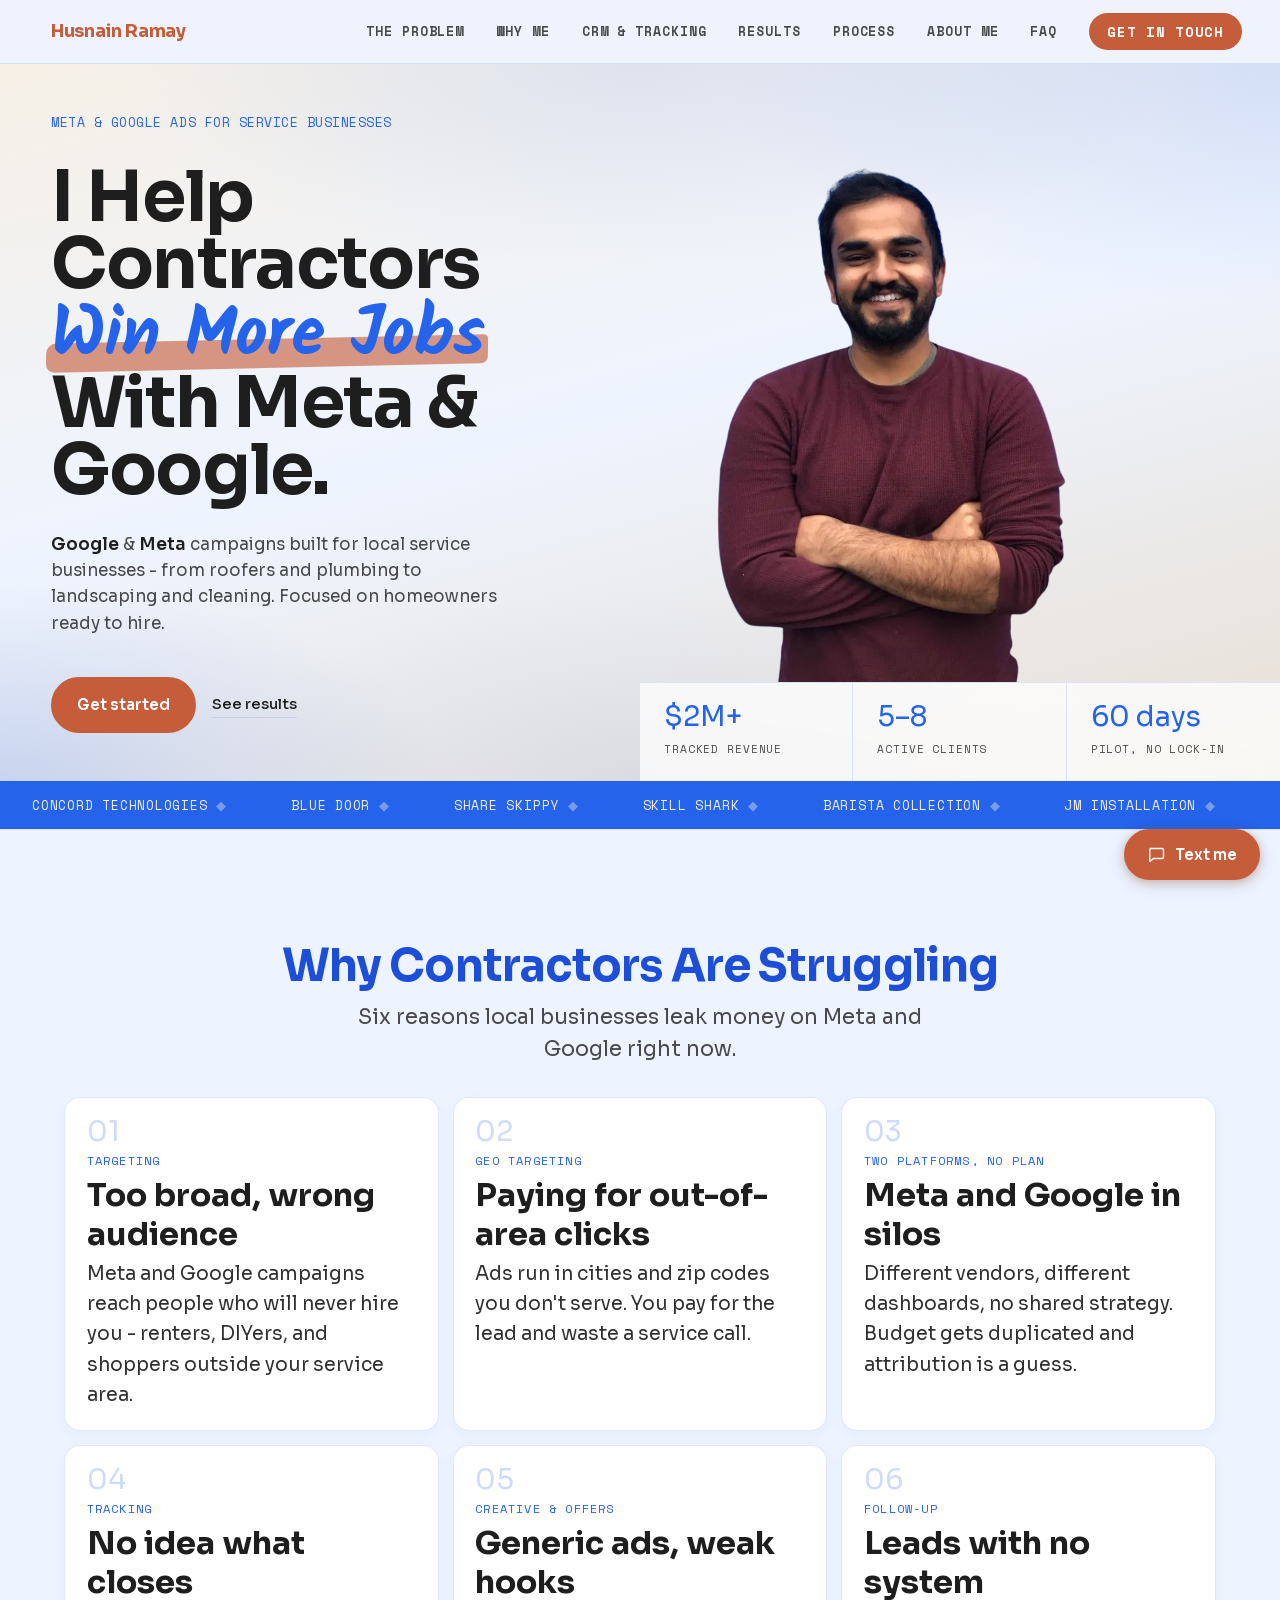
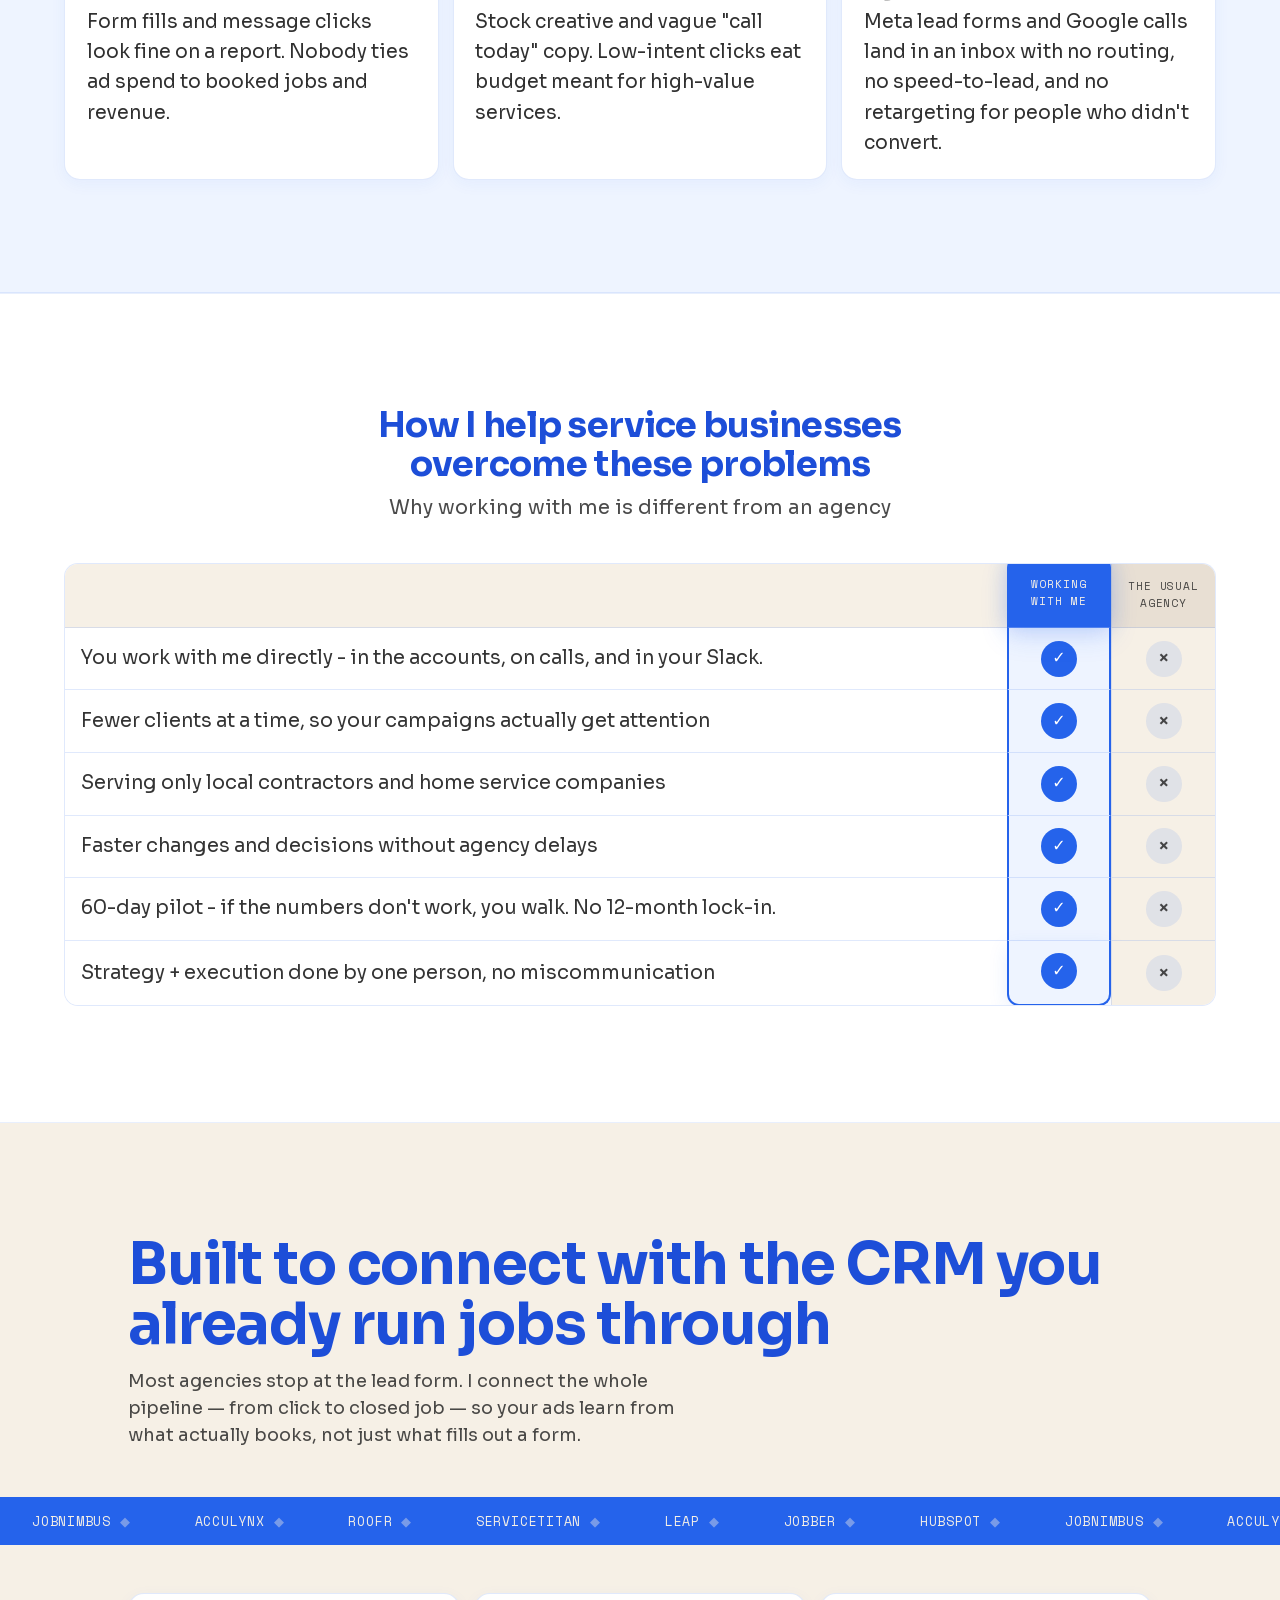
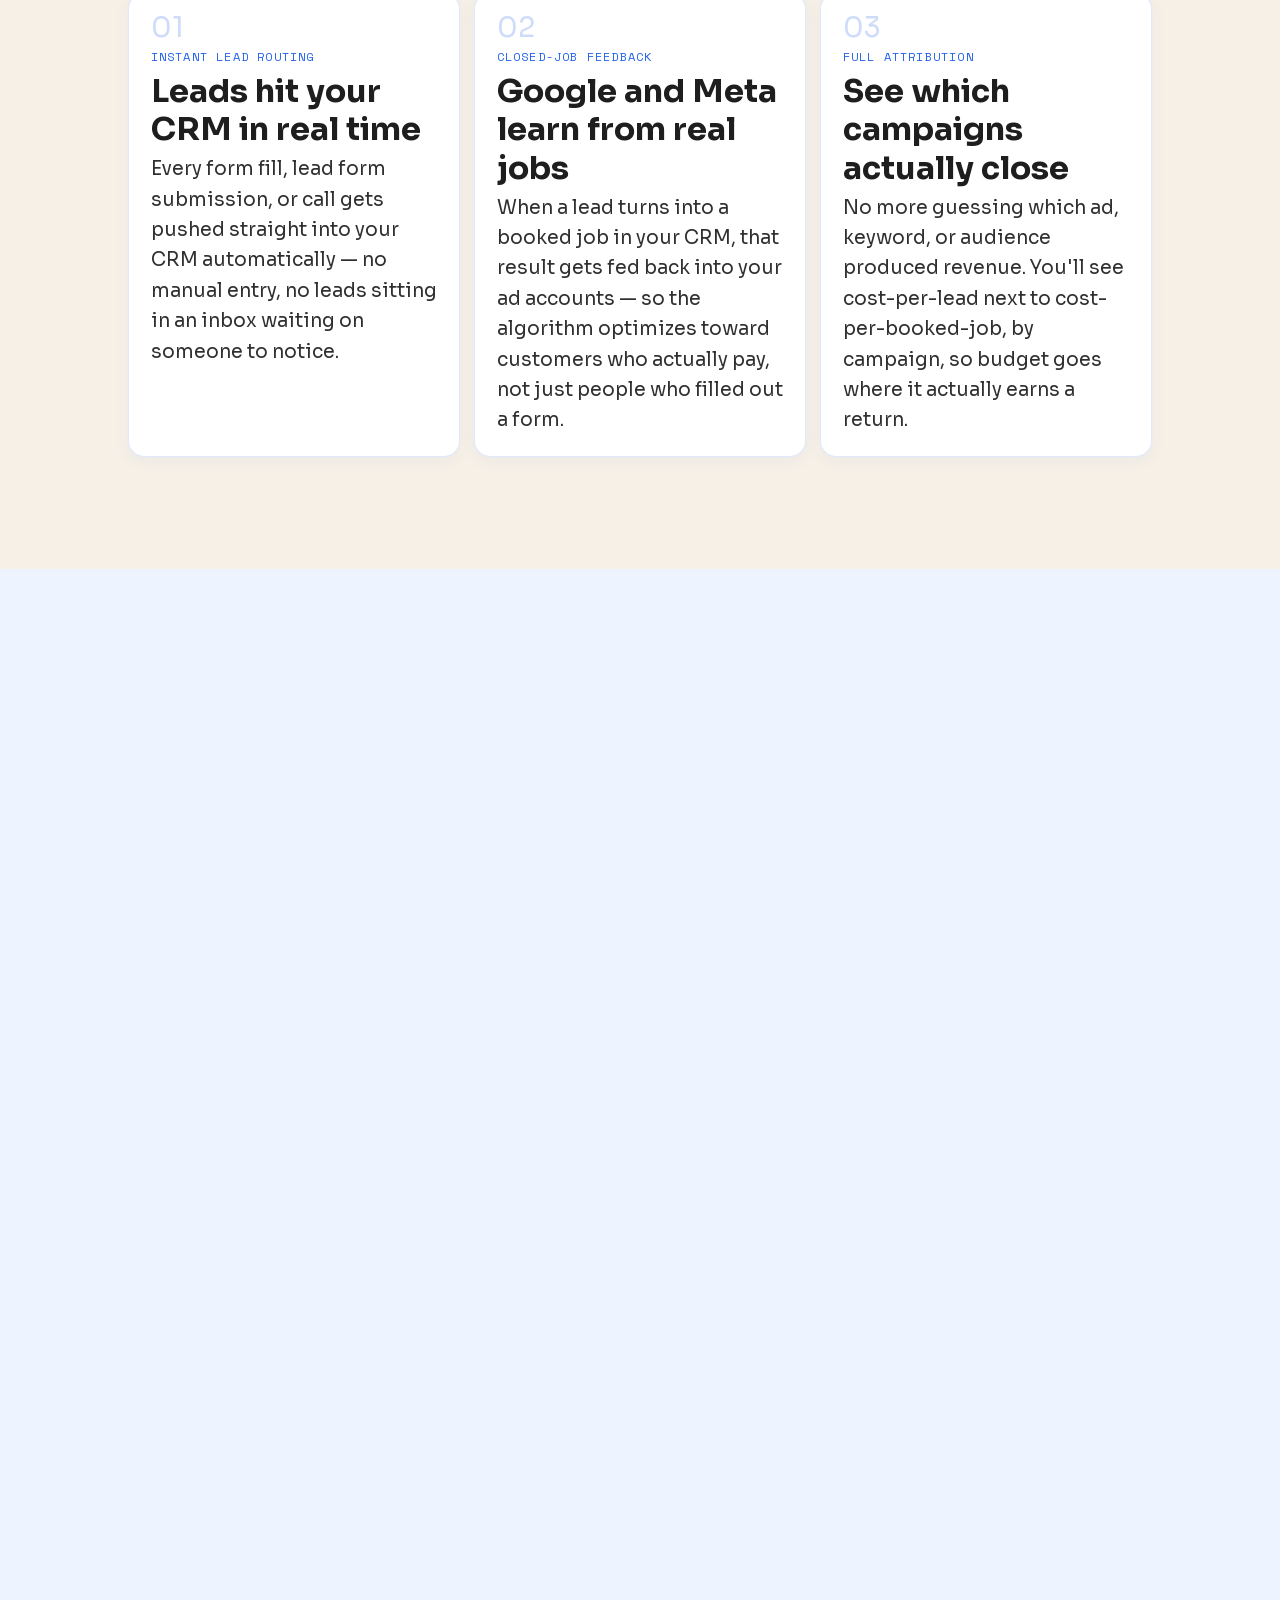
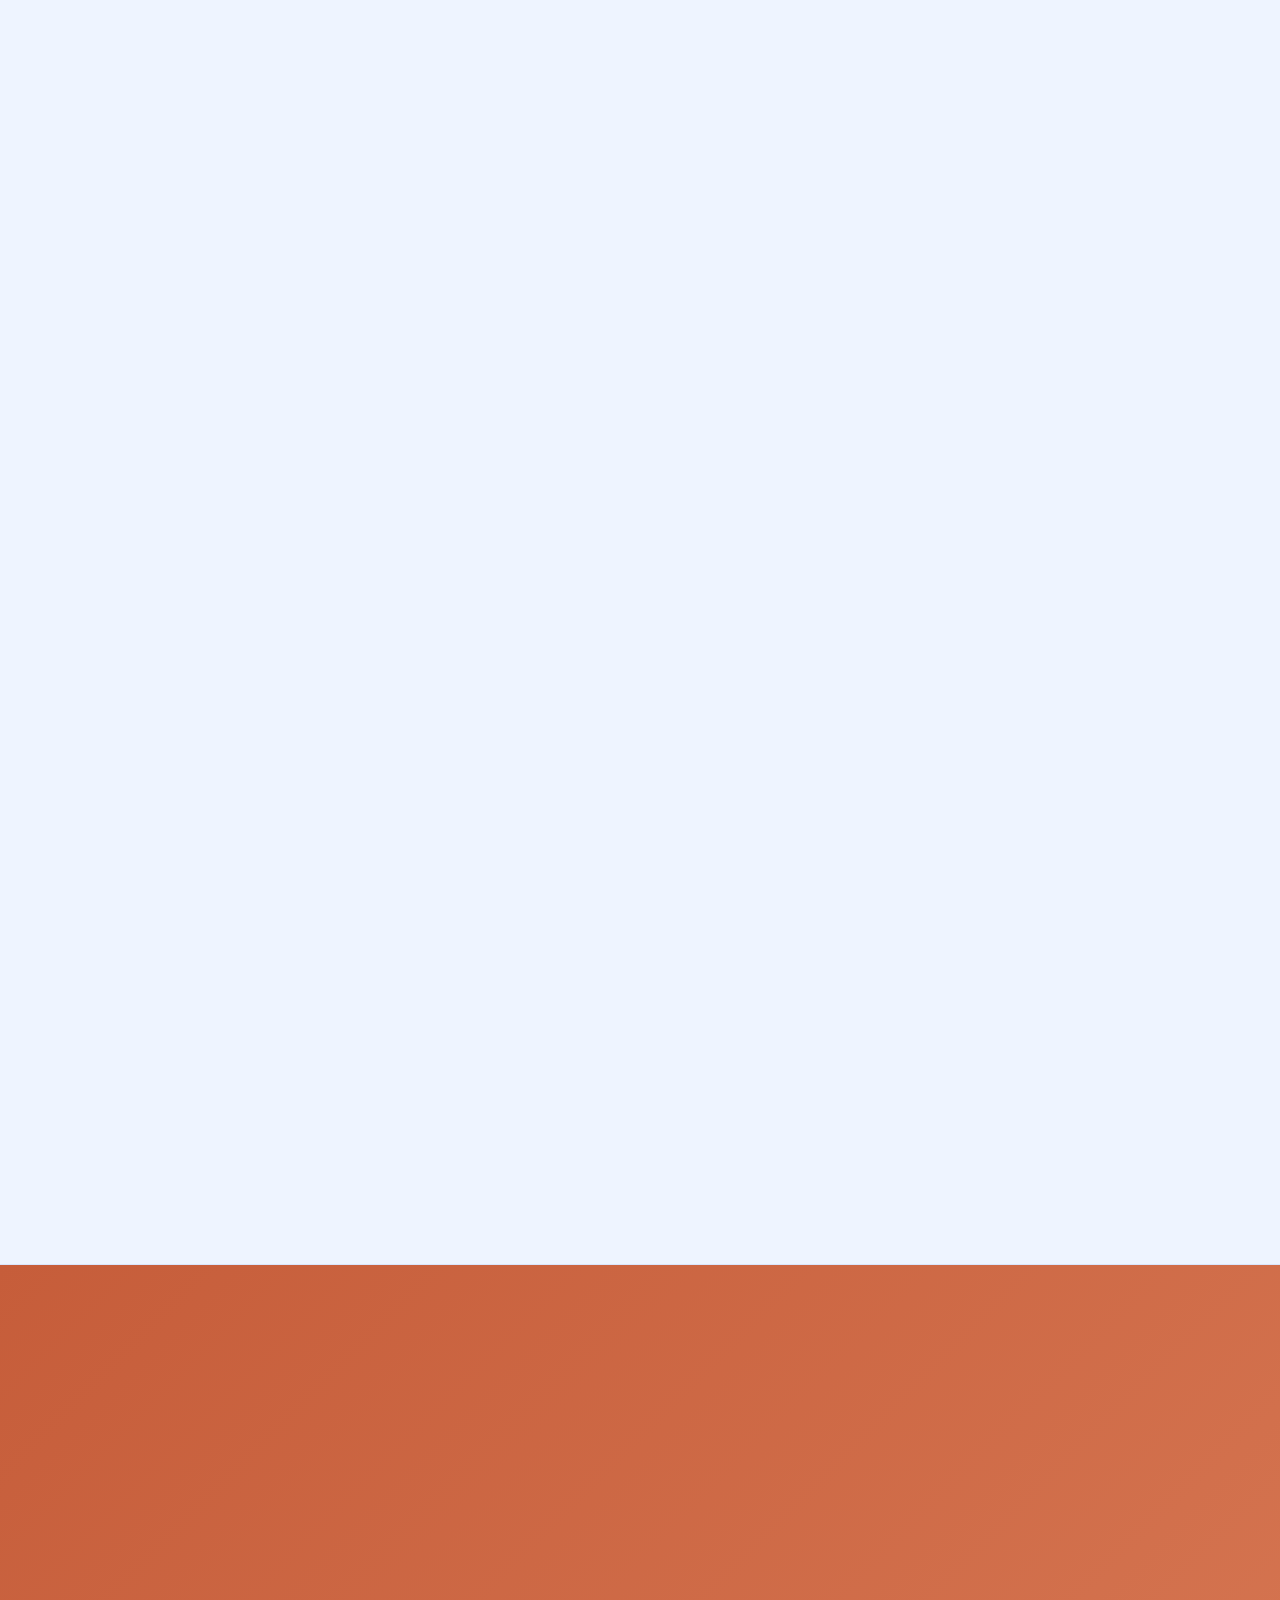
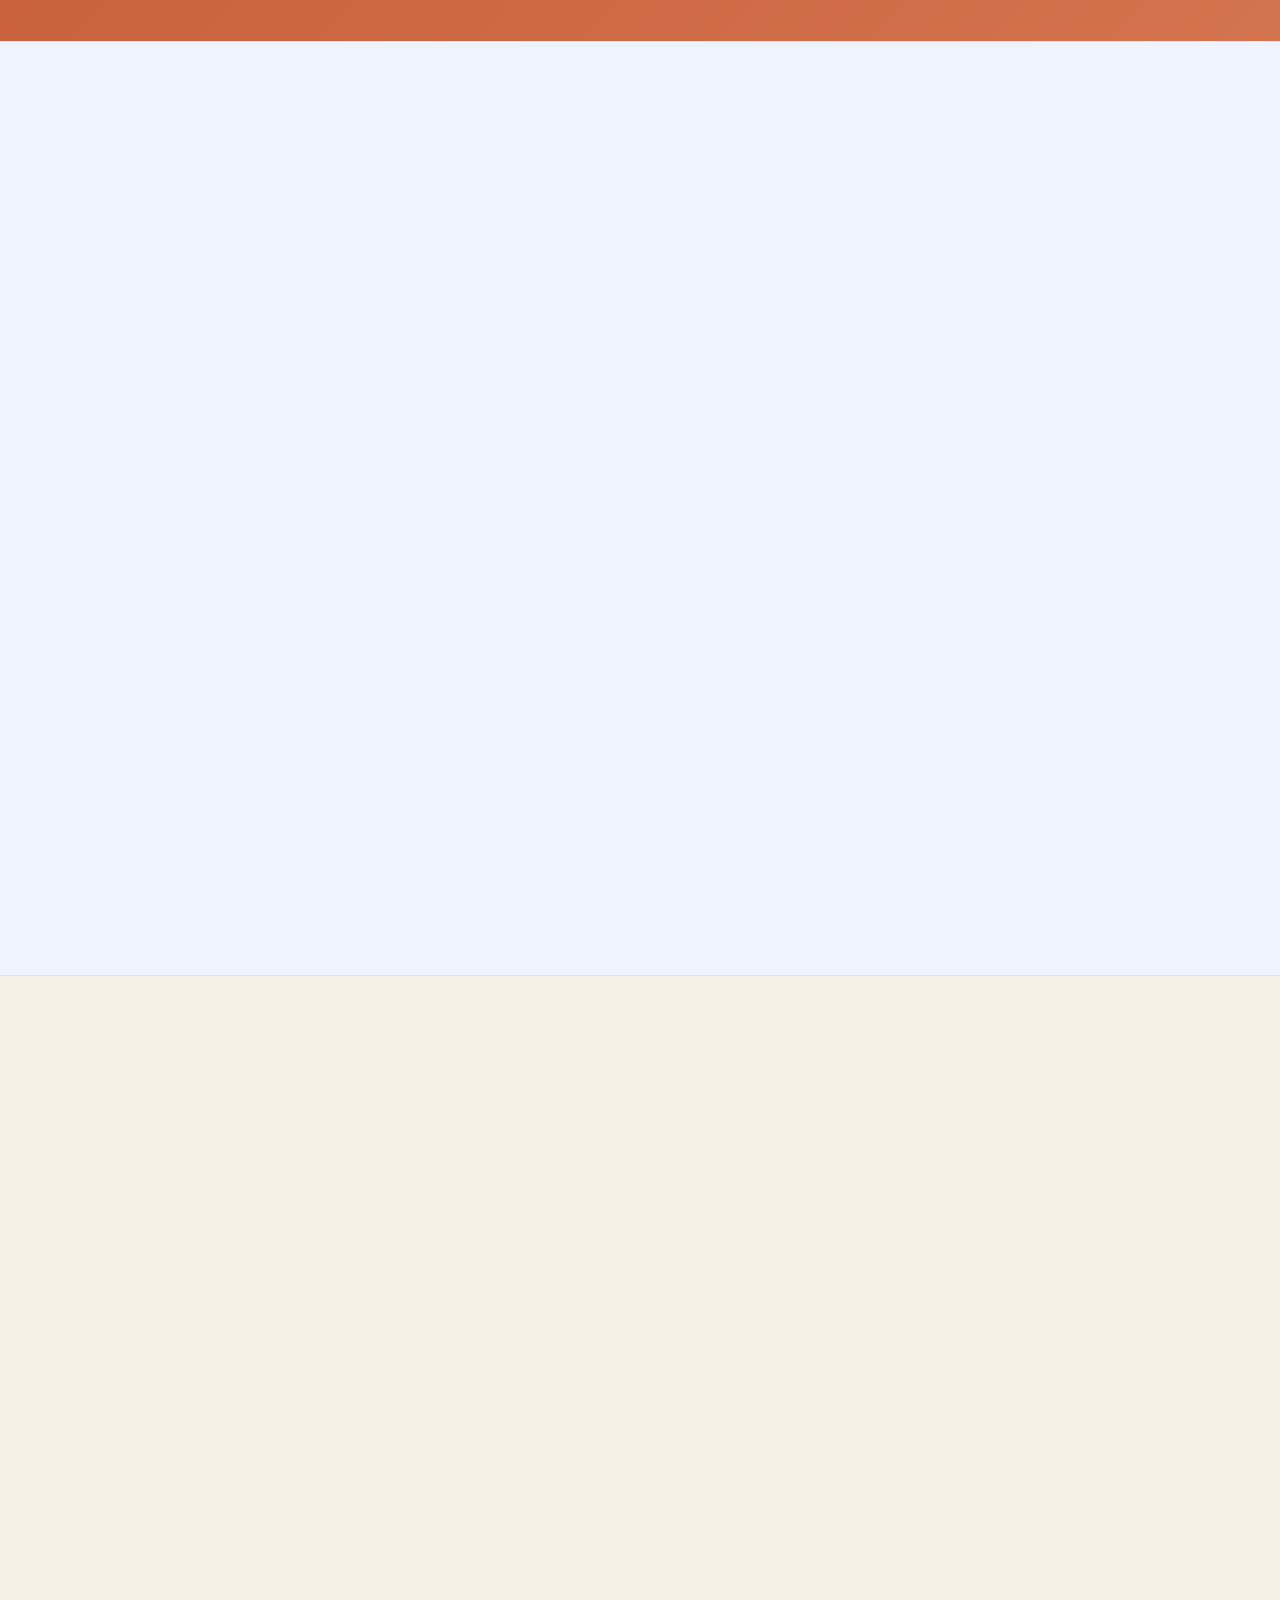
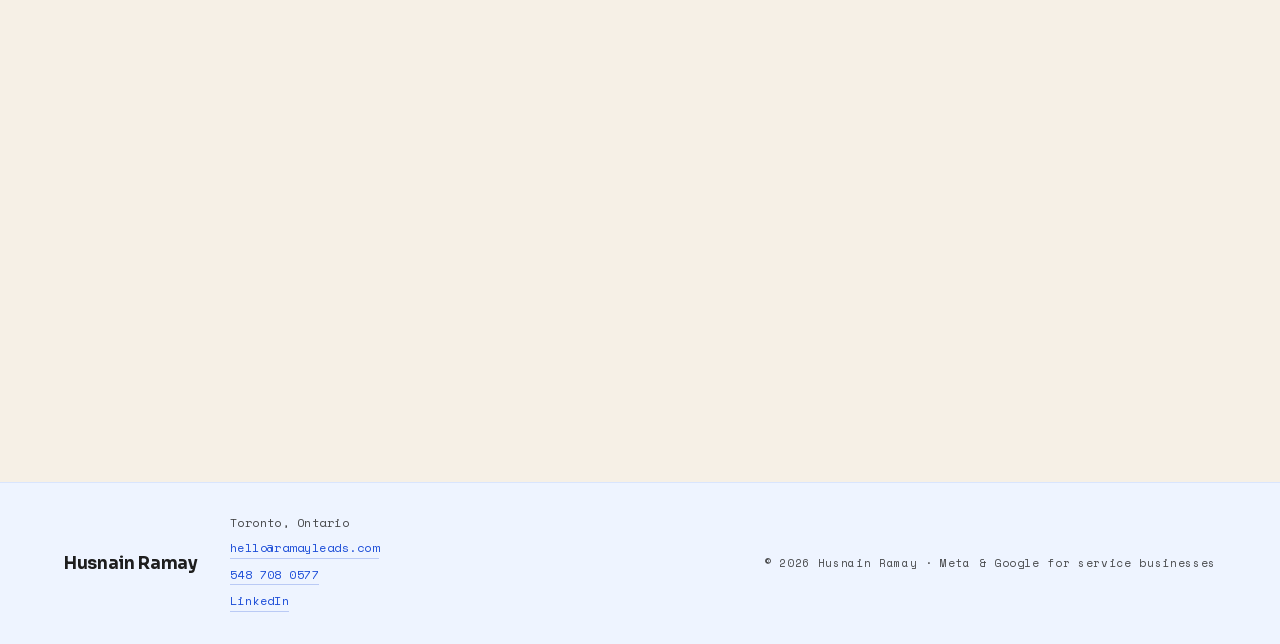
<file: index.html>
<!DOCTYPE html>
<html lang="en">
<head>
<meta charset="UTF-8">
<meta name="viewport" content="width=device-width, initial-scale=1.0">
<title>Husnain Ramay | Meta & Google Ads for Service Businesses</title>
<meta name="description" content="I run Meta and Google Ads for local service businesses. Search, Performance Max, and paid social built to fill your calendar with qualified leads—not tire-kickers.">
<meta name="robots" content="index, follow, max-image-preview:large, max-snippet:-1, max-video-preview:-1">
<link rel="canonical" href="https://ramayleads.com/">
<meta name="author" content="Husnain Ramay">
<meta name="theme-color" content="#2563EB">
<meta property="og:type" content="website">
<meta property="og:locale" content="en_CA">
<meta property="og:site_name" content="Husnain Ramay">
<meta property="og:title" content="Husnain Ramay | Meta & Google Ads for Service Businesses">
<meta property="og:description" content="I run Meta and Google Ads for local service businesses. Search, Performance Max, and paid social built to fill your calendar with qualified leads—not tire-kickers.">
<meta property="og:url" content="https://ramayleads.com/">
<meta property="og:image" content="https://ramayleads.com/images/og-image.png">
<meta property="og:image:width" content="1200">
<meta property="og:image:height" content="630">
<meta property="og:image:type" content="image/png">
<meta property="og:image:alt" content="Husnain Ramay — Meta and Google Ads for service businesses">
<meta name="twitter:card" content="summary_large_image">
<meta name="twitter:title" content="Husnain Ramay | Meta & Google Ads for Service Businesses">
<meta name="twitter:description" content="Meta and Google Ads for local service businesses. Campaigns built to fill your calendar with qualified leads.">
<meta name="twitter:image" content="https://ramayleads.com/images/og-image.png">
<meta name="twitter:image:alt" content="Husnain Ramay — Meta and Google Ads for service businesses">
<link rel="preload" as="image" href="images/headshot2.webp" type="image/webp" fetchpriority="high">
<link rel="sitemap" type="application/xml" href="/sitemap.xml">
<link rel="icon" type="image/png" sizes="512x512" href="images/favicon.png">
<link rel="icon" type="image/png" sizes="32x32" href="images/favicon-32.png">
<link rel="icon" type="image/png" sizes="16x16" href="images/favicon-16.png">
<link rel="apple-touch-icon" sizes="180x180" href="images/apple-touch-icon.png">
<link rel="preload" href="fonts/sora-latin.woff2" as="font" type="font/woff2" crossorigin>
<link rel="preload" href="fonts/kalam-700.woff2" as="font" type="font/woff2" crossorigin>
<link rel="stylesheet" href="fonts/fonts.css">
<link rel="stylesheet" href="styles.css?v=14">
<!-- Google Tag Manager -->
<script>(function(w,d,s,l,i){w[l]=w[l]||[];w[l].push({'gtm.start':
new Date().getTime(),event:'gtm.js'});var f=d.getElementsByTagName(s)[0],
j=d.createElement(s),dl=l!='dataLayer'?'&l='+l:'';j.async=true;j.src=
'https://www.googletagmanager.com/gtm.js?id='+i+dl;f.parentNode.insertBefore(j,f);
})(window,document,'script','dataLayer','GTM-NQ9PXDJ2');</script>
<!-- End Google Tag Manager -->
</head>
<body>
<!-- Google Tag Manager (noscript) -->
<noscript><iframe src="https://www.googletagmanager.com/ns.html?id=GTM-NQ9PXDJ2"
height="0" width="0" style="display:none;visibility:hidden"></iframe></noscript>
<!-- End Google Tag Manager (noscript) -->
<a class="skip-link" href="#main-content">Skip to main content</a>

<header class="site-nav">
  <div class="site-nav-inner">
    <a href="#top" class="site-nav-brand">Husnain Ramay</a>
    <button type="button" class="site-nav-toggle" id="site-nav-toggle" aria-expanded="false" aria-controls="site-nav-menu" aria-label="Open menu">
      <span class="site-nav-toggle-icon" aria-hidden="true"></span>
    </button>
    <nav class="site-nav-links" id="site-nav-menu" aria-label="Main navigation">
      <a href="#problem">The Problem</a>
      <a href="#why-me">Why me</a>
      <a href="#tracking">CRM &amp; Tracking</a>
      <a href="#results">Results</a>
      <a href="#how">Process</a>
      <a href="#about">About me</a>
      <a href="#faq">FAQ</a>
      <a href="#contact" class="site-nav-cta">Get In Touch</a>
    </nav>
  </div>
</header>

<main id="main-content">

<!-- HERO -->
<section class="hero" id="top" aria-labelledby="hero-title">
  <div class="hero-copy">
    <p class="mono hero-tag">Meta & Google Ads For Service businesses</p>
    <h1 id="hero-title">I Help Contractors <em>Win More Jobs</em> With Meta &amp; Google.</h1>
    <p class="hero-lead"><strong>Google</strong> &amp; <strong>Meta</strong> campaigns built for local service businesses - from roofers and plumbing to landscaping and cleaning. Focused on homeowners ready to hire.</p>
    <div class="hero-actions">
      <a href="#contact" class="btn-rust">Get started</a>
      <a href="#results" class="btn-ghost">See results</a>
    </div>
  </div>
  <div class="hero-visual">
    <div class="hero-portrait-wrap">
      <picture>
        <source srcset="images/headshot2.webp" type="image/webp">
        <img src="images/headshot2.png" alt="Husnain Ramay, Meta and Google Ads specialist for service businesses" class="hero-portrait" width="1000" height="1000" fetchpriority="high">
      </picture>
    </div>
    <div class="hero-stat-strip" role="region" aria-label="Key metrics">
      <div class="hero-stat"><strong>$2M+</strong><span>Tracked revenue</span></div>
      <div class="hero-stat"><strong>5–8</strong><span>Active clients</span></div>
      <div class="hero-stat"><strong>60 days</strong><span>Pilot, no lock-in</span></div>
    </div>
  </div>
</section>

<!-- MARQUEE -->
<div class="marquee-band" aria-hidden="true">
  <div class="marquee-track marquee-track--clients">
    <span>Concord Technologies</span><span>Blue Door</span><span>Share Skippy</span><span>Skill Shark</span><span>Barista Collection</span><span>JM Installation</span><span>Durable Technologies</span>
    <span>Concord Technologies</span><span>Blue Door</span><span>Share Skippy</span><span>Skill Shark</span><span>Barista Collection</span><span>JM Installation</span><span>Durable Technologies</span>
    <span>Concord Technologies</span><span>Blue Door</span><span>Share Skippy</span><span>Skill Shark</span><span>Barista Collection</span><span>JM Installation</span><span>Durable Technologies</span>
    <span>Concord Technologies</span><span>Blue Door</span><span>Share Skippy</span><span>Skill Shark</span><span>Barista Collection</span><span>JM Installation</span><span>Durable Technologies</span>
  </div>
</div>

<!-- PROBLEMS -->
<section class="problems-section section" id="problem" aria-labelledby="problem-title">
  <div class="section-inner">
    <header class="section-header">
      <h2 class="section-title" id="problem-title">Why Contractors Are Struggling</h2>
      <p class="section-subtitle">Six reasons local businesses leak money on Meta and Google right now.</p>
    </header>
    <div class="problems-grid">
      <article class="problem-card">
        <span class="problem-card-num" aria-hidden="true">01</span>
        <span class="problem-card-label">Targeting</span>
        <h3>Too broad, wrong audience</h3>
        <p>Meta and Google campaigns reach people who will never hire you - renters, DIYers, and shoppers outside your service area.</p>
      </article>
      <article class="problem-card">
        <span class="problem-card-num" aria-hidden="true">02</span>
        <span class="problem-card-label">Geo targeting</span>
        <h3>Paying for out-of-area clicks</h3>
        <p>Ads run in cities and zip codes you don't serve. You pay for the lead and waste a service call.</p>
      </article>
      <article class="problem-card">
        <span class="problem-card-num" aria-hidden="true">03</span>
        <span class="problem-card-label">Two platforms, no plan</span>
        <h3>Meta and Google in silos</h3>
        <p>Different vendors, different dashboards, no shared strategy. Budget gets duplicated and attribution is a guess.</p>
      </article>
      <article class="problem-card">
        <span class="problem-card-num" aria-hidden="true">04</span>
        <span class="problem-card-label">Tracking</span>
        <h3>No idea what closes</h3>
        <p>Form fills and message clicks look fine on a report. Nobody ties ad spend to booked jobs and revenue.</p>
      </article>
      <article class="problem-card">
        <span class="problem-card-num" aria-hidden="true">05</span>
        <span class="problem-card-label">Creative &amp; offers</span>
        <h3>Generic ads, weak hooks</h3>
        <p>Stock creative and vague "call today" copy. Low-intent clicks eat budget meant for high-value services.</p>
      </article>
      <article class="problem-card">
        <span class="problem-card-num" aria-hidden="true">06</span>
        <span class="problem-card-label">Follow-up</span>
        <h3>Leads with no system</h3>
        <p>Meta lead forms and Google calls land in an inbox with no routing, no speed-to-lead, and no retargeting for people who didn't convert.</p>
      </article>
    </div>
  </div>
</section>

<!-- WHY ME -->
<section class="why-compare section" id="why-me" aria-labelledby="why-me-title">
  <div class="section-inner">
    <header class="why-compare-header section-header">
      <h2 class="section-title" id="why-me-title">How I help service businesses<br>overcome these problems</h2>
      <p class="section-subtitle">Why working with me is different from an agency</p>
    </header>
    <div class="compare-matrix-wrap">
      <div class="compare-matrix" role="table" aria-label="Comparison of working with me vs a generic agency">
        <div class="compare-cell compare-head compare-head-desc" role="columnheader"><span class="sr-only">Feature</span></div>
        <div class="compare-cell compare-head compare-head--me" role="columnheader">Working with me</div>
        <div class="compare-cell compare-head compare-head-them" role="columnheader">The usual agency</div>

      <div class="compare-cell compare-desc" role="rowheader">You work with me directly - in the accounts, on calls, and in your Slack.</div>
        <div class="compare-cell compare-icon-cell compare-icon-cell--me" role="cell"><span class="compare-mark compare-mark--yes" aria-label="Yes">✓</span></div>
        <div class="compare-cell compare-icon-cell compare-icon-cell--them" role="cell"><span class="compare-mark compare-mark--no" aria-label="No">×</span></div>

        <div class="compare-cell compare-desc" role="rowheader">Fewer clients at a time, so your campaigns actually get attention</div>
        <div class="compare-cell compare-icon-cell compare-icon-cell--me" role="cell"><span class="compare-mark compare-mark--yes" aria-label="Yes">✓</span></div>
        <div class="compare-cell compare-icon-cell compare-icon-cell--them" role="cell"><span class="compare-mark compare-mark--no" aria-label="No">×</span></div>

        <div class="compare-cell compare-desc" role="rowheader">Serving only local contractors and home service companies</div>
        <div class="compare-cell compare-icon-cell compare-icon-cell--me" role="cell"><span class="compare-mark compare-mark--yes" aria-label="Yes">✓</span></div>
        <div class="compare-cell compare-icon-cell compare-icon-cell--them" role="cell"><span class="compare-mark compare-mark--no" aria-label="No">×</span></div>

        <div class="compare-cell compare-desc" role="rowheader">Faster changes and decisions without agency delays</div>
        <div class="compare-cell compare-icon-cell compare-icon-cell--me" role="cell"><span class="compare-mark compare-mark--yes" aria-label="Yes">✓</span></div>
        <div class="compare-cell compare-icon-cell compare-icon-cell--them" role="cell"><span class="compare-mark compare-mark--no" aria-label="No">×</span></div>

        <div class="compare-cell compare-desc" role="rowheader">60-day pilot - if the numbers don't work, you walk. No 12-month lock-in.</div>
        <div class="compare-cell compare-icon-cell compare-icon-cell--me" role="cell"><span class="compare-mark compare-mark--yes" aria-label="Yes">✓</span></div>
        <div class="compare-cell compare-icon-cell compare-icon-cell--them" role="cell"><span class="compare-mark compare-mark--no" aria-label="No">×</span></div>

        <div class="compare-cell compare-desc" role="rowheader">Strategy + execution done by one person, no miscommunication</div>
        <div class="compare-cell compare-icon-cell compare-icon-cell--me compare-icon-cell--me-last" role="cell"><span class="compare-mark compare-mark--yes" aria-label="Yes">✓</span></div>
        <div class="compare-cell compare-icon-cell compare-icon-cell--them" role="cell"><span class="compare-mark compare-mark--no" aria-label="No">×</span></div>
      </div>
    </div>
  </div>
</section>

<!-- CRM & TRACKING -->
<section class="paper section" id="tracking" aria-labelledby="tracking-title">
  <div class="section-inner">
    <header class="section-header">
      <h2 class="section-title" id="tracking-title">Built to connect with the CRM you already run jobs through</h2>
      <p class="section-subtitle">Most agencies stop at the lead form. I connect the whole pipeline — from click to closed job — so your ads learn from what actually books, not just what fills out a form.</p>
    </header>
  </div>

  <div class="marquee-band" aria-hidden="true">
    <div class="marquee-track">
      <span>JobNimbus</span><span>AccuLynx</span><span>Roofr</span><span>ServiceTitan</span><span>Leap</span><span>Jobber</span><span>HubSpot</span>
      <span>JobNimbus</span><span>AccuLynx</span><span>Roofr</span><span>ServiceTitan</span><span>Leap</span><span>Jobber</span><span>HubSpot</span>
      <span>JobNimbus</span><span>AccuLynx</span><span>Roofr</span><span>ServiceTitan</span><span>Leap</span><span>Jobber</span><span>HubSpot</span>
      <span>JobNimbus</span><span>AccuLynx</span><span>Roofr</span><span>ServiceTitan</span><span>Leap</span><span>Jobber</span><span>HubSpot</span>
    </div>
  </div>

  <div class="section-inner">
    <div class="problems-grid">
      <article class="problem-card">
        <span class="problem-card-num" aria-hidden="true">01</span>
        <span class="problem-card-label">Instant lead routing</span>
        <h3>Leads hit your CRM in real time</h3>
        <p>Every form fill, lead form submission, or call gets pushed straight into your CRM automatically — no manual entry, no leads sitting in an inbox waiting on someone to notice.</p>
      </article>
      <article class="problem-card">
        <span class="problem-card-num" aria-hidden="true">02</span>
        <span class="problem-card-label">Closed-job feedback</span>
        <h3>Google and Meta learn from real jobs</h3>
        <p>When a lead turns into a booked job in your CRM, that result gets fed back into your ad accounts — so the algorithm optimizes toward customers who actually pay, not just people who filled out a form.</p>
      </article>
      <article class="problem-card">
        <span class="problem-card-num" aria-hidden="true">03</span>
        <span class="problem-card-label">Full attribution</span>
        <h3>See which campaigns actually close</h3>
        <p>No more guessing which ad, keyword, or audience produced revenue. You'll see cost-per-lead next to cost-per-booked-job, by campaign, so budget goes where it actually earns a return.</p>
      </article>
    </div>
  </div>
</section>

<!-- RESULTS -->
<section class="paper section" id="results" aria-labelledby="results-title">
  <div class="section-inner">
    <header class="results-section-head">
      <div>
        <h2 class="section-title" id="results-title">Real results from service businesses I've worked with</h2>
        <p class="section-subtitle">Tracked revenue, lower cost-per-lead, and teams that stay booked.</p>
      </div>
      <p class="results-meta">$2M+ in tracked<br>revenue</p>
    </header>
    <article class="result-case">
      <div class="result-content">
        <p class="result-eyebrow">Case 01 · Windows and Blinds</p>
        <h3 class="result-headline">Cut cost-per-lead <span class="result-highlight">$142 to $48</span></h3>
        <p class="result-sub">Rebuilt their Google Search and Meta lead campaigns from scratch. Tightened geo targeting, fixed the pixel, and sent traffic to pages built to book in-home consultations—not generic quote forms.</p>
      </div>
      <div class="result-quote-box">
        <p class="result-quote-text">"It’s rare to find someone who combines technical expertise with excellent customer service, but Husnain does exactly that. His knowledge of Google Ads is outstanding, and his commitment to helping clients succeed is evident in the quality of his work."</p>
        <div class="result-quote-who">
          <picture>
            <source srcset="images/testimonials/mike-torres.webp" type="image/webp">
            <img src="images/testimonials/mike-torres.jpg" alt="John Macroft, owner of JM Installation" width="88" height="88" loading="lazy" decoding="async">
          </picture>
          <div><div class="name">John Macroft</div><div class="role">Owner, JM Installation</div></div>
        </div>
      </div>
    </article>
    <article class="result-case">
      <div class="result-content">
        <p class="result-eyebrow">Case 02 · Garage Door Automation</p>
        <h3 class="result-headline"><span class="result-highlight">38 booked jobs</span> in 30 days</h3>
        <p class="result-sub">Launched repair and install campaigns on Google and Meta during peak season. Set up call tracking and same-day follow-up so the dispatch board stayed full.</p>
      </div>
      <div class="result-quote-box">
        <p class="result-quote-text">"Peak season is chaos. He had us live fast and gets that you can't sit on a hot lead for three days."</p>
        <div class="result-quote-who">
          <picture>
            <source srcset="images/testimonials/derek-kim.webp" type="image/webp">
            <img src="images/testimonials/derek-kim.jpg" alt="Ammad Fayyaz, owner of Concord Technologies" width="88" height="88" loading="lazy" decoding="async">
          </picture>
          <div><div class="name">Ammad Fayyaz</div><div class="role">Owner, Concord Technologies</div></div>
        </div>
      </div>
    </article>
    <article class="result-case">
      <div class="result-content">
        <p class="result-eyebrow">Case 03 · Roofing</p>
        <h3 class="result-headline">Scaled from <span class="result-highlight">6 to 19</span> jobs/month</h3>
        <p class="result-sub">Took over from a generalist agency running generic home services ads. Split repair, replacement, and storm-damage jobs into separate campaigns on Meta and Google, and tied CRM data back so we scaled what actually closed.</p>
      </div>
      <div class="result-quote-box">
        <p class="result-quote-text">"Third agency we've tried. First time someone showed me which campaigns turned into signed contracts, not just form fills on a report."</p>
        <div class="result-quote-who">
          <picture>
            <source srcset="images/testimonials/sarah-chen.webp" type="image/webp">
            <img src="images/testimonials/sarah-chen.jpg" alt="Sarah Chen, owner of Top Down Roofing" width="88" height="88" loading="lazy" decoding="async">
          </picture>
          <div><div class="name">Sarah Chen</div><div class="role">Owner, Top Down Roofing</div></div>
        </div>
      </div>
    </article>
    <article class="result-case">
      <div class="result-content">
        <p class="result-eyebrow">Case 04 · Garage Door Automation</p>
        <h3 class="result-headline"><span class="result-highlight">3.2×</span> more qualified leads</h3>
        <p class="result-sub">Rebuilt their Meta lead forms with better qualifying questions, fixed audience overlap with Google, and added retargeting for people who started but didn't book.</p>
      </div>
      <div class="result-quote-box">
        <p class="result-quote-text">"Meta was a black box when he took over. Wrong audiences, leads from cities we don't cover. Took a few weeks but we're getting real homeowners in our service area now."</p>
        <div class="result-quote-who">
          <picture>
            <source srcset="images/testimonials/james-reed.webp" type="image/webp">
            <img src="images/testimonials/james-reed.jpg" alt="Derek Kim, operations manager at Durable Technologies" width="88" height="88" loading="lazy" decoding="async">
          </picture>
          <div><div class="name">Derek Kim</div><div class="role">Ops Manager, Durable Technologies</div></div>
        </div>
      </div>
    </article>
    <article class="result-case">
      <div class="result-content">
        <p class="result-eyebrow">Case 05 · Market expansion</p>
        <h3 class="result-headline">Launched in <span class="result-highlight">3 new cities</span> profitably</h3>
        <p class="result-sub">Helped a single-market company expand into neighboring metros. Built geo-specific campaigns on Meta and Google, localized landing pages, and lead routing so each territory had its own budget and close-rate tracking.</p>
      </div>
      <div class="result-quote-box">
        <p class="result-quote-text">"We wanted to grow without blowing money guessing. He tested each city on its own and we killed one market in the first month. Saved us a lot."</p>
        <div class="result-quote-who">
          <picture>
            <source srcset="images/testimonials/amanda-lewis.webp" type="image/webp">
            <img src="images/testimonials/amanda-lewis.jpg" alt="Amanda Lewis, co-owner of Share Skippy" width="88" height="88" loading="lazy" decoding="async">
          </picture>
          <div><div class="name">Amanda Lewis</div><div class="role">Co-Owner, Share Skippy</div></div>
        </div>
      </div>
    </article>
  </div>
</section>

<aside class="cta-band cta-band--rust" aria-labelledby="cta-band-title">
  <h2 class="cta-band-title" id="cta-band-title">Want numbers like these?</h2>
  <p>I'll review your Meta and Google ad accounts, show you where budget is leaking, and <span class="cta-highlight">leave you with clear next steps—Even if we don’t work together</span></p>
  <a href="#contact" class="btn-rust">Get a free review</a>
</aside>

<!-- PROCESS -->
<section class="ink section" id="how" aria-labelledby="how-title">
  <div class="section-inner process-layout">
    <div class="process-side">
      <header class="section-header">
        <h2 class="section-title" id="how-title">What working together looks like</h2>
        <p class="section-subtitle">A simple process designed to reduce risk and focus on results.</p>
      </header>
      <p class="process-lead">Most agencies ask for a long-term commitment before proving anything. I prefer to start small, validate what's working, and scale only when the numbers make sense.</p>
    </div>
    <div class="process-steps">
      <article class="process-step">
        <h3>Discovery</h3>
        <p><strong>I start with a conversation.</strong></p>
        <p>I'll review your service area, average job value, seasonality, current marketing efforts, and growth goals. You'll get an honest assessment of where the opportunities are and whether Meta and Google Ads are the right fit.</p>
      </article>
      <div class="process-arrow" aria-hidden="true">↓</div>
      <article class="process-step">
        <h3>Launch &amp; Validate</h3>
        <p><strong>Build the foundation. Measure the results.</strong></p>
        <p>I launch or restructure your Meta and Google campaigns, implement conversion tracking and the pixel, and focus on generating qualified leads. Over the next 60 days, I measure performance, identify winning opportunities, and establish clear benchmarks.</p>
      </article>
      <div class="process-arrow" aria-hidden="true">↓</div>
      <article class="process-step">
        <h3>Scale Intelligently</h3>
        <p><strong>Invest more where the returns are strongest.</strong></p>
        <p>Once profitable campaigns are identified, I expand strategically—allocating more budget to the locations, services, and audiences producing real revenue while eliminating wasted spend.</p>
      </article>
    </div>
  </div>
</section>

<!-- ABOUT -->
<section class="paper section" id="about" aria-labelledby="about-title">
  <div class="section-inner about-grid">
    <div class="about-copy">
      <header class="section-header" style="margin-bottom:1.5rem;">
        <h2 class="section-title" id="about-title">The person running your Ad accounts</h2>
        <p class="section-subtitle">Solo specialist. No agency overhead.</p>
      </header>
      <p><strong>I'm Husnain Ramay.</strong> I run Meta and Google Ads for local service businesses - Roofers, HVAC, plumbing, landscaping, cleaning, pest control, and similar trades. No account managers, no junior buyers learning on your budget.</p>
      <p>I help service business owners fix wasted spend and fill their calendar with leads that actually book. You work directly with me on every account.</p>
    </div>
    <div class="about-visual">
      <picture class="about-photo">
        <source srcset="images/aboutme.webp" type="image/webp">
        <img src="images/aboutme.jpg" alt="Husnain Ramay working on Meta and Google Ads campaigns" width="800" height="1000" loading="eager" decoding="async">
      </picture>
    </div>
  </div>
</section>

<!-- FAQ -->
<section class="paper section" id="faq" aria-labelledby="faq-title">
  <div class="section-inner">
    <header class="section-header">
      <h2 class="section-title" id="faq-title">Questions business owners ask before committing</h2>
      <p class="section-subtitle">Frequently asked questions about working together.</p>
    </header>
    <div class="faq-grid">
      <details class="faq-item"><summary>What's the minimum ad spend?</summary><p>Most service business clients spend $2,500 to $12,000 a month across Meta and Google combined. Below that, there usually isn't enough data to optimize or scale meaningfully.</p></details>
      <details class="faq-item"><summary>How does pricing work?</summary><p>A flat monthly management fee based on your ad spend and account complexity. No percentage of spend, no hidden add-ons. I'll quote it after our first call after I understand your market and goals.</p></details>
      <details class="faq-item"><summary>What does the free review include?</summary><p>I review your Meta and Google campaigns, audiences, geo targeting, pixel and conversion tracking, and lead flow. You get a written breakdown of what's wasting budget and what I'd fix first. No obligation to hire me.</p></details>
      <details class="faq-item"><summary>What happens after the 60-day pilot?</summary><p>We sit down with cost-per-lead, close rate, and ROI in front of us. If the numbers work, we keep going month to month. If they don't, you walk. No auto-renewal, no penalty.</p></details>
      <details class="faq-item"><summary>Do I keep ownership of my ad accounts?</summary><p>Yes. Your Meta Business Manager and Google Ads accounts stay in your name. I get partner access so I can build and optimize, but you own the data, billing, and history. If we part ways, nothing gets held hostage.</p></details>
      <details class="faq-item"><summary>What makes a service business a bad fit?</summary><p>Combined ad spend under $2.5k/month, markets outside the U.S. and Canada, or owners who want set-and-forget with no input on close rates or job values. I need enough budget to test and enough visibility into what actually closes.</p></details>
    </div>
  </div>
</section>

<!-- CONTACT -->
<section class="section" id="contact" aria-labelledby="contact-heading">
  <div class="section-inner contact-inner">
    <div class="contact-grid">
      <div class="contact-copy">
        <h2 class="section-title" id="contact-heading">Let's talk about your Meta &amp; Google ads</h2>
        <h3 id="contact-title">Send a general inquiry</h3>
        <p id="contact-desc">Ask about working together, pricing, or timelines. I reply within one business day.</p>
      </div>
      <div class="form-panel">
        <div class="form-tabs" role="tablist" aria-label="Contact form options">
          <button type="button" class="active" role="tab" id="tab-inquiry" aria-selected="true" aria-controls="form-inquiry" data-form="inquiry">General inquiry</button>
          <button type="button" role="tab" id="tab-audit" aria-selected="false" aria-controls="form-audit" data-form="audit">Free review</button>
          <button type="button" role="tab" id="tab-contact" aria-selected="false" aria-controls="panel-contact" data-form="contact">Contact info</button>
        </div>
        <form class="contact-form" id="form-audit" action="https://formsubmit.co/hello@ramayleads.com" method="POST" hidden role="tabpanel" aria-labelledby="tab-audit">
          <input type="hidden" name="_subject" value="Free Meta & Google ads review request">
          <input type="hidden" name="_captcha" value="false">
          <input type="hidden" name="_next" value="https://ramayleads.com/thanks.html?form=audit">
          <input type="text" name="_honey" class="hp-field" tabindex="-1" autocomplete="off" aria-hidden="true">
          <p class="form-intro">For service businesses with an active Meta and/or Google Ads account.</p>
          <div class="field"><label for="a1">Name *</label><input class="input" type="text" id="a1" name="name" required autocomplete="name"></div>
          <div class="field"><label for="a2">Email *</label><input class="input" type="email" id="a2" name="email" required autocomplete="email"></div>
          <div class="field"><label for="a3">Company *</label><input class="input" type="text" id="a3" name="company" required autocomplete="organization"></div>
          <div class="field"><label for="a4">Phone *</label><input class="input" type="tel" id="a4" name="phone" required autocomplete="tel"></div>
          <div class="field">
            <label for="a5">Primary ad platform *</label>
            <select class="input" id="a5" name="primary_ad_platform" required>
              <option value="" disabled selected>Select</option>
              <option value="Google Ads">Google Ads</option>
              <option value="Meta">Meta (Facebook / Instagram)</option>
              <option value="Both">Both Meta and Google</option>
            </select>
          </div>
          <div class="notice">
            <strong>What happens next</strong>
            Access request within 2 business days. Review delivered 2 to 3 days after you approve access.
          </div>
          <button type="submit" class="btn-submit">Submit review request</button>
        </form>
        <form class="contact-form" id="form-inquiry" action="https://formsubmit.co/hello@ramayleads.com" method="POST" role="tabpanel" aria-labelledby="tab-inquiry">
          <input type="hidden" name="_subject" value="General inquiry — service business landing">
          <input type="hidden" name="_captcha" value="false">
          <input type="hidden" name="_next" value="https://ramayleads.com/thanks.html?form=inquiry">
          <input type="text" name="_honey" class="hp-field" tabindex="-1" autocomplete="off" aria-hidden="true">
          <p class="form-intro">Ask about working together, pricing, or whether Meta and Google ads make sense for your market.</p>
          <div class="field"><label for="i1">Name *</label><input class="input" type="text" id="i1" name="name" required autocomplete="name"></div>
          <div class="field"><label for="i2">Email *</label><input class="input" type="email" id="i2" name="email" required autocomplete="email"></div>
          <div class="field"><label for="i3">Company *</label><input class="input" type="text" id="i3" name="company" required autocomplete="organization"></div>
          <div class="field"><label for="i4">Phone *</label><input class="input" type="tel" id="i4" name="phone" required autocomplete="tel"></div>
          <div class="field">
            <label for="i5">Running paid ads? *</label>
            <select class="input" id="i5" name="running_paid_ads" required>
              <option value="" disabled selected>Select</option>
              <option value="Yes — Google only">Yes — Google only</option>
              <option value="Yes — Meta only">Yes — Meta only</option>
              <option value="Yes — both">Yes — both</option>
              <option value="No">No</option>
            </select>
          </div>
          <div class="field">
            <label for="i6">Message <span class="opt">(optional)</span></label>
            <textarea class="input" id="i6" name="message"></textarea>
          </div>
          <button type="submit" class="btn-submit">Send message</button>
        </form>
        <div class="contact-form contact-info-panel" id="panel-contact" hidden role="tabpanel" aria-labelledby="tab-contact">
          <p class="form-intro">Prefer to reach out directly? Here’s how to get in touch.</p>
          <div class="contact-info-list">
            <div class="contact-info-item">
              <span class="contact-info-label">Location</span>
              <p>Toronto, Ontario</p>
            </div>
            <div class="contact-info-item">
              <span class="contact-info-label">Email</span>
              <a href="mailto:hello@ramayleads.com">hello@ramayleads.com</a>
            </div>
            <div class="contact-info-item">
              <span class="contact-info-label">Phone</span>
              <a href="tel:+15487080577">548 708 0577</a>
            </div>
            <div class="contact-info-item">
              <span class="contact-info-label">LinkedIn</span>
              <a href="https://www.linkedin.com/in/husnain-ramay-83183541/" target="_blank" rel="noopener noreferrer">Send an inMail<span class="sr-only"> (opens in new tab)</span></a>
            </div>
          </div>
        </div>
      </div>
    </div>
  </div>
</section>

</main>

<footer class="site-footer">
  <span class="site-footer-brand">Husnain Ramay</span>
  <nav class="site-footer-links" aria-label="Contact links">
    <span>Toronto, Ontario</span>
    <a href="mailto:hello@ramayleads.com">hello@ramayleads.com</a>
    <a href="tel:+15487080577">548 708 0577</a>
    <a href="https://www.linkedin.com/in/husnain-ramay-83183541/" target="_blank" rel="noopener noreferrer">LinkedIn<span class="sr-only"> (opens in new tab)</span></a>
  </nav>
  <span class="site-footer-copy">© 2026 Husnain Ramay · Meta & Google for service businesses</span>
</footer>

<a href="sms:+15487080577?body=Hi%20Husnain%2C%20I%27m%20interested%20in%20running%20Google%2FMeta%20Ads%20for%20my%20business!" class="call-float" id="text-me-float" aria-label="Text Husnain: Hi Husnain, I'm interested in running Google/Meta Ads for my business!">
  <svg class="call-float-icon" width="20" height="20" viewBox="0 0 24 24" fill="none" aria-hidden="true">
    <path d="M5 5.5h14a2 2 0 0 1 2 2v8a2 2 0 0 1-2 2H9l-4.5 3.5V7.5a2 2 0 0 1 2-2Z" stroke="currentColor" stroke-width="1.75" stroke-linejoin="round"/>
  </svg>
  <span class="call-float-label">Text me</span>
</a>

<script type="application/ld+json">
{
  "@context": "https://schema.org",
  "@graph": [
    {
      "@type": "WebPage",
      "@id": "https://ramayleads.com/#webpage",
      "url": "https://ramayleads.com/",
      "name": "Husnain Ramay | Meta & Google Ads for Service Businesses",
      "description": "Meta and Google Ads management for local service businesses in the United States and Canada.",
      "isPartOf": { "@id": "https://ramayleads.com/#website" },
      "about": { "@id": "https://ramayleads.com/#business" },
      "primaryImageOfPage": {
        "@type": "ImageObject",
        "url": "https://ramayleads.com/images/og-image.png"
      },
      "inLanguage": "en-CA"
    },
    {
      "@type": "WebSite",
      "@id": "https://ramayleads.com/#website",
      "url": "https://ramayleads.com/",
      "name": "Husnain Ramay",
      "description": "Meta and Google Ads management for local service businesses in the United States and Canada.",
      "inLanguage": "en-CA"
    },
    {
      "@type": "Person",
      "@id": "https://ramayleads.com/#person",
      "name": "Husnain Ramay",
      "url": "https://ramayleads.com/",
      "email": "hello@ramayleads.com",
      "telephone": "+15487080577",
      "jobTitle": "Meta & Google Ads Specialist",
      "image": "https://ramayleads.com/images/headshot2.webp",
      "address": {
        "@type": "PostalAddress",
        "addressLocality": "Toronto",
        "addressRegion": "ON",
        "addressCountry": "CA"
      },
      "sameAs": [
        "https://www.linkedin.com/in/husnain-ramay-83183541/"
      ]
    },
    {
      "@type": "ProfessionalService",
      "@id": "https://ramayleads.com/#business",
      "name": "Husnain Ramay — Meta & Google Ads",
      "url": "https://ramayleads.com/",
      "email": "hello@ramayleads.com",
      "telephone": "+15487080577",
      "description": "Meta and Google Ads management for local service businesses including HVAC, plumbing, landscaping, cleaning, and related trades.",
      "image": "https://ramayleads.com/images/og-image.png",
      "founder": { "@id": "https://ramayleads.com/#person" },
      "areaServed": [
        { "@type": "Country", "name": "United States" },
        { "@type": "Country", "name": "Canada" }
      ],
      "address": {
        "@type": "PostalAddress",
        "addressLocality": "Toronto",
        "addressRegion": "ON",
        "addressCountry": "CA"
      },
      "serviceType": [
        "Meta Ads management",
        "Google Ads management",
        "Performance Max",
        "Lead generation"
      ]
    },
    {
      "@type": "FAQPage",
      "@id": "https://ramayleads.com/#faq",
      "mainEntity": [
        {
          "@type": "Question",
          "name": "What's the minimum ad spend?",
          "acceptedAnswer": {
            "@type": "Answer",
            "text": "Most service business clients spend $2,500 to $12,000 a month across Meta and Google combined. Below that, there usually isn't enough data to optimize or scale meaningfully."
          }
        },
        {
          "@type": "Question",
          "name": "How does pricing work?",
          "acceptedAnswer": {
            "@type": "Answer",
            "text": "A flat monthly management fee based on your ad spend and account complexity. No percentage of spend, no hidden add-ons. I'll quote it after our first call after I understand your market and goals."
          }
        },
        {
          "@type": "Question",
          "name": "What does the free review include?",
          "acceptedAnswer": {
            "@type": "Answer",
            "text": "I review your Meta and Google campaigns, audiences, geo targeting, pixel and conversion tracking, and lead flow. You get a written breakdown of what's wasting budget and what I'd fix first. No obligation to hire me."
          }
        },
        {
          "@type": "Question",
          "name": "What happens after the 60-day pilot?",
          "acceptedAnswer": {
            "@type": "Answer",
            "text": "We sit down with cost-per-lead, close rate, and ROI in front of us. If the numbers work, we keep going month to month. If they don't, you walk. No auto-renewal, no penalty."
          }
        },
        {
          "@type": "Question",
          "name": "Do I keep ownership of my ad accounts?",
          "acceptedAnswer": {
            "@type": "Answer",
            "text": "Yes. Your Meta Business Manager and Google Ads accounts stay in your name. I get partner access so I can build and optimize, but you own the data, billing, and history. If we part ways, nothing gets held hostage."
          }
        },
        {
          "@type": "Question",
          "name": "What makes a service business a bad fit?",
          "acceptedAnswer": {
            "@type": "Answer",
            "text": "Combined ad spend under $2.5k/month, markets outside the U.S. and Canada, or owners who want set-and-forget with no input on close rates or job values. I need enough budget to test and enough visibility into what actually closes."
          }
        }
      ]
    }
  ]
}
</script>
<script>
  const navToggle = document.getElementById('site-nav-toggle');
  const navMenu = document.getElementById('site-nav-menu');

  function closeNavMenu() {
    navMenu.classList.remove('is-open');
    navToggle.setAttribute('aria-expanded', 'false');
    navToggle.setAttribute('aria-label', 'Open menu');
  }

  navToggle.addEventListener('click', () => {
    const open = navMenu.classList.toggle('is-open');
    navToggle.setAttribute('aria-expanded', open ? 'true' : 'false');
    navToggle.setAttribute('aria-label', open ? 'Close menu' : 'Open menu');
  });

  navMenu.querySelectorAll('a').forEach(link => {
    link.addEventListener('click', closeNavMenu);
  });

  document.addEventListener('keydown', (event) => {
    if (event.key === 'Escape' && navMenu.classList.contains('is-open')) {
      closeNavMenu();
      navToggle.focus();
    }
  });

  const tabs = document.querySelectorAll('.form-tabs button');
  const fAudit = document.getElementById('form-audit');
  const fInquiry = document.getElementById('form-inquiry');
  const fContact = document.getElementById('panel-contact');
  const contactTitle = document.getElementById('contact-title');
  const contactDesc = document.getElementById('contact-desc');

  const formCopy = {
    audit: {
      title: 'Get your free Meta & Google review',
      desc: "Fill out the form. I'll send an access request within 2 business days."
    },
    inquiry: {
      title: 'Send a general inquiry',
      desc: 'Ask about working together, pricing, or timelines. I reply within one business day.'
    },
    contact: {
      title: 'Get in touch directly',
      desc: 'Email, call, or connect on LinkedIn. I reply to every message within one business day.'
    }
  };

  function setForm(type) {
    tabs.forEach(t => {
      const selected = t.dataset.form === type;
      t.classList.toggle('active', selected);
      t.setAttribute('aria-selected', selected ? 'true' : 'false');
    });
    fAudit.hidden = type !== 'audit';
    fInquiry.hidden = type !== 'inquiry';
    fContact.hidden = type !== 'contact';
    const copy = formCopy[type] || formCopy.inquiry;
    contactTitle.textContent = copy.title;
    contactDesc.textContent = copy.desc;
  }

  tabs.forEach(t => t.addEventListener('click', () => setForm(t.dataset.form)));
  if (location.hash === '#audit') setForm('audit');
  else if (location.hash === '#inquiry') setForm('inquiry');
  else if (location.hash === '#contact-info') setForm('contact');

  const textMeFloat = document.getElementById('text-me-float');
  if (textMeFloat) {
    textMeFloat.addEventListener('click', (event) => {
      event.preventDefault();
      const smsUrl = textMeFloat.href;
      let opened = false;
      const openSms = () => {
        if (opened) return;
        opened = true;
        window.location.href = smsUrl;
      };

      window.dataLayer = window.dataLayer || [];
      window.dataLayer.push({
        event: 'text_me_click',
        method: 'sms',
        link_url: smsUrl,
        eventCallback: openSms,
        eventTimeout: 2000
      });

      setTimeout(openSms, 500);
    });
  }
</script>

</body>
</html>
</file>
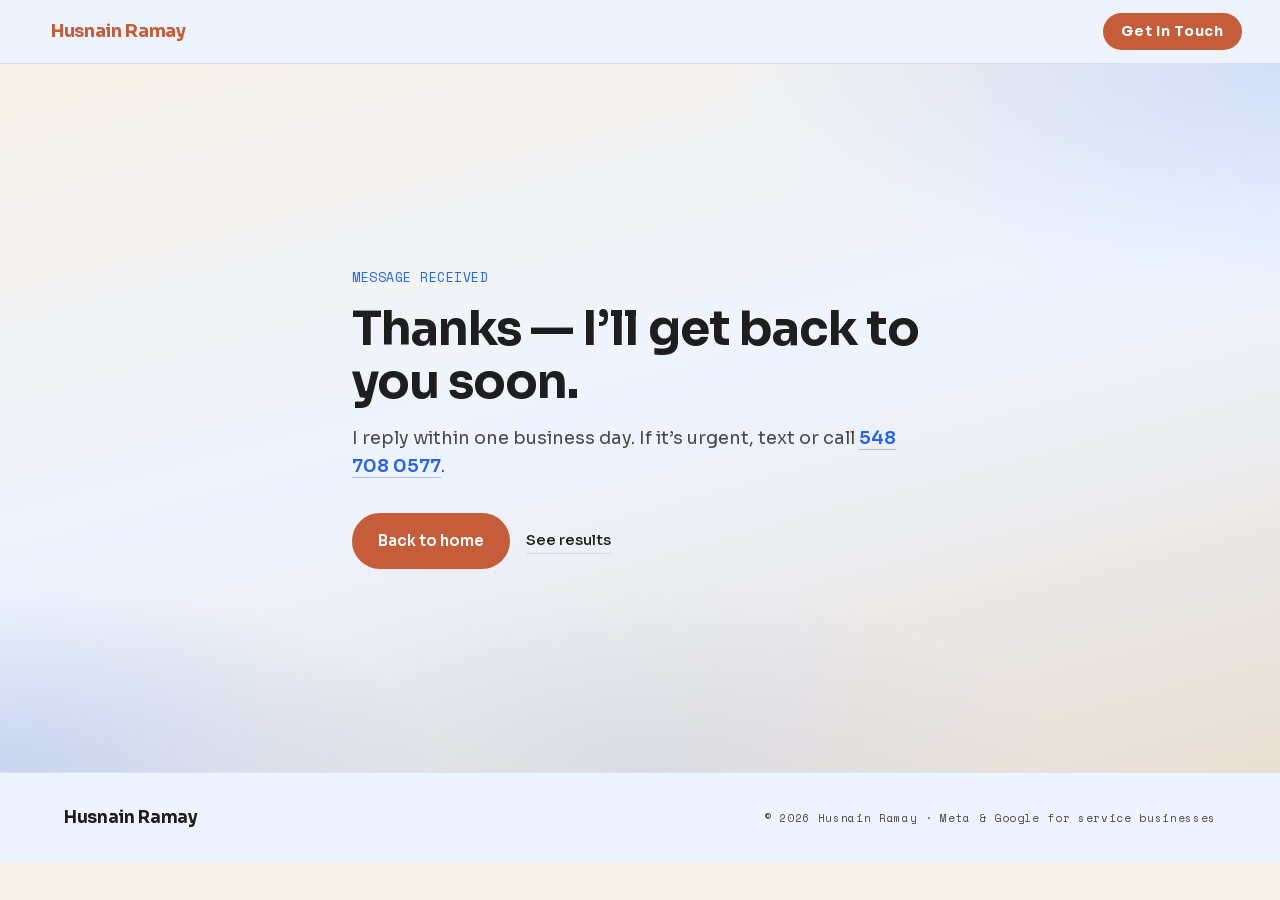
<file: thanks.html>
<!DOCTYPE html>
<html lang="en">
<head>
<meta charset="UTF-8">
<meta name="viewport" content="width=device-width, initial-scale=1.0">
<title>Message received | Husnain Ramay</title>
<meta name="description" content="Thanks for reaching out. I'll reply within one business day.">
<meta name="robots" content="noindex, nofollow">
<link rel="canonical" href="https://ramayleads.com/thanks.html">
<meta name="theme-color" content="#2563EB">
<link rel="icon" type="image/png" sizes="512x512" href="images/favicon.png">
<link rel="icon" type="image/png" sizes="32x32" href="images/favicon-32.png">
<link rel="icon" type="image/png" sizes="16x16" href="images/favicon-16.png">
<link rel="apple-touch-icon" sizes="180x180" href="images/apple-touch-icon.png">
<link rel="preload" href="fonts/sora-latin.woff2" as="font" type="font/woff2" crossorigin>
<link rel="stylesheet" href="fonts/fonts.css">
<link rel="stylesheet" href="styles.css?v=13">
<!-- Google Tag Manager -->
<script>(function(w,d,s,l,i){w[l]=w[l]||[];w[l].push({'gtm.start':
new Date().getTime(),event:'gtm.js'});var f=d.getElementsByTagName(s)[0],
j=d.createElement(s),dl=l!='dataLayer'?'&l='+l:'';j.async=true;j.src=
'https://www.googletagmanager.com/gtm.js?id='+i+dl;f.parentNode.insertBefore(j,f);
})(window,document,'script','dataLayer','GTM-NQ9PXDJ2');</script>
<!-- End Google Tag Manager -->
<script>
  window.dataLayer = window.dataLayer || [];
  (function () {
    var params = new URLSearchParams(window.location.search);
    var formId = params.get('form') || 'unknown';
    window.dataLayer.push({
      event: 'generate_lead',
      form_id: formId,
      method: 'formsubmit'
    });
  })();
</script>
</head>
<body>
<!-- Google Tag Manager (noscript) -->
<noscript><iframe src="https://www.googletagmanager.com/ns.html?id=GTM-NQ9PXDJ2"
height="0" width="0" style="display:none;visibility:hidden"></iframe></noscript>
<!-- End Google Tag Manager (noscript) -->

<header class="site-nav">
  <div class="site-nav-inner">
    <a href="/" class="site-nav-brand">Husnain Ramay</a>
    <a href="/#contact" class="site-nav-cta" style="margin-left:auto;">Get In Touch</a>
  </div>
</header>

<main id="main-content" class="thanks-page">
  <div class="thanks-card">
    <p class="mono thanks-eyebrow">Message received</p>
    <h1 class="thanks-title">Thanks — I’ll get back to you soon.</h1>
    <p class="thanks-copy">I reply within one business day. If it’s urgent, text or call <a href="tel:+15487080577">548 708 0577</a>.</p>
    <div class="thanks-actions">
      <a href="/" class="btn-rust">Back to home</a>
      <a href="/#results" class="btn-ghost">See results</a>
    </div>
  </div>
</main>

<footer class="site-footer">
  <span class="site-footer-brand">Husnain Ramay</span>
  <span class="site-footer-copy">© 2026 Husnain Ramay · Meta & Google for service businesses</span>
</footer>
</body>
</html>
</file>
<file: fonts/fonts.css>
@font-face {
  font-family: 'Kalam';
  font-style: normal;
  font-weight: 400;
  font-display: swap;
  src: url('kalam-400.woff2') format('woff2');
}

@font-face {
  font-family: 'Kalam';
  font-style: normal;
  font-weight: 700;
  font-display: swap;
  src: url('kalam-700.woff2') format('woff2');
}

@font-face {
  font-family: 'Sora';
  font-style: normal;
  font-weight: 400;
  font-display: swap;
  src: url('sora-latin.woff2') format('woff2');
}

@font-face {
  font-family: 'Sora';
  font-style: normal;
  font-weight: 500;
  font-display: swap;
  src: url('sora-latin.woff2') format('woff2');
}

@font-face {
  font-family: 'Sora';
  font-style: normal;
  font-weight: 600;
  font-display: swap;
  src: url('sora-latin.woff2') format('woff2');
}

@font-face {
  font-family: 'Sora';
  font-style: normal;
  font-weight: 700;
  font-display: swap;
  src: url('sora-latin.woff2') format('woff2');
}

@font-face {
  font-family: 'Space Mono';
  font-style: normal;
  font-weight: 400;
  font-display: swap;
  src: url('space-mono-400.woff2') format('woff2');
}

@font-face {
  font-family: 'Space Mono';
  font-style: normal;
  font-weight: 700;
  font-display: swap;
  src: url('space-mono-700.woff2') format('woff2');
}
</file>
<file: styles.css>
:root {
    --ink: #1E1E1E;
    --paper: #F6F0E6;
    --paper-dim: #E8DFD3;
    --surface: #FFFFFF;
    --bg-sand: #F0E8DC;
    --bg-rust-tint: #FAF1EB;
    --bg-blue-tint: #DCE8FD;
    --bg-blue-soft: #EEF4FF;
    --surface-hover: #E8DFD3;
    --pop: #C65D3A;
    --pop-deep: #A84A2B;
    --accent: #2563EB;
    --accent-deep: #1D4ED8;
    --accent-soft: #DCE8FD;
    --peach: #FAF1EB;
    --teal: var(--accent);
    --teal-deep: var(--accent-deep);
    --rust: var(--pop);
    --rust-deep: var(--pop-deep);
    --muted: rgba(30, 30, 30, 0.8);
    --border: rgba(37, 99, 235, 0.14);
    --display: 'Sora', system-ui, sans-serif;
    --sans: var(--display);
    --serif: var(--display);
    --mono: 'Space Mono', monospace;
    --accent-font: 'Kalam', cursive;
    --nav-h: 64px;
    --hero-inset-left: clamp(1.5rem, 4vw, 4rem);
    --hero-inset-right: clamp(1.5rem, 3vw, 3rem);
    --hero-gradient:
      radial-gradient(ellipse 80% 60% at 100% 0%, rgba(37, 99, 235, 0.14) 0%, transparent 55%),
      radial-gradient(ellipse 70% 55% at 0% 100%, rgba(37, 99, 235, 0.18) 0%, transparent 50%),
      radial-gradient(ellipse 55% 45% at 50% 100%, rgba(37, 99, 235, 0.08) 0%, transparent 60%),
      linear-gradient(165deg, #F6F0E6 0%, #EEF4FF 48%, #E8DFD3 100%);
  }
  *, *::before, *::after { box-sizing: border-box; margin: 0; padding: 0; }
  html { scroll-behavior: smooth; scroll-padding-top: calc(var(--nav-h) + 16px); }
  .skip-link {
    position: absolute;
    left: -9999px;
    top: 0.75rem;
    z-index: 500;
    padding: 0.75rem 1.25rem;
    background: var(--accent);
    color: #FFFFFF;
    font-weight: 700;
    font-size: 0.875rem;
    border-radius: 0.25rem;
    text-decoration: none;
  }
  .skip-link:focus {
    left: 0.75rem;
  }
  .sr-only {
    position: absolute;
    width: 1px;
    height: 1px;
    padding: 0;
    margin: -1px;
    overflow: hidden;
    clip: rect(0, 0, 0, 0);
    white-space: nowrap;
    border: 0;
  }
  .hp-field {
    position: absolute;
    left: -9999px;
    width: 1px;
    height: 1px;
    overflow: hidden;
  }
  :focus-visible {
    outline: 2px solid var(--accent);
    outline-offset: 3px;
  }
  @media (prefers-reduced-motion: reduce) {
    html { scroll-behavior: auto; }
    .marquee-track { animation: none; }
    .call-float { transition: none; animation: none; }
    .call-float:hover { transform: none; }
  }
  body {
    font-family: var(--sans);
    background: var(--paper);
    color: var(--ink);
    font-size: 17px;
    line-height: 1.55;
    -webkit-font-smoothing: antialiased;
  }
  img { max-width: 100%; display: block; }
  picture { display: contents; }
  a { color: inherit; text-decoration: none; }
  .mono { font-family: var(--mono); font-size: 0.8125rem; letter-spacing: 0.04em; text-transform: uppercase; }
  .serif { font-family: var(--display); font-weight: 700; }
  .site-nav {
    position: sticky;
    top: 0;
    z-index: 300;
    height: var(--nav-h);
    background: rgba(238, 244, 255, 0.92);
    backdrop-filter: blur(14px);
    -webkit-backdrop-filter: blur(14px);
    border-bottom: 1px solid var(--border);
  }
  .site-nav-inner {
    max-width: none;
    margin: 0;
    height: 100%;
    padding: 0 var(--hero-inset-right) 0 var(--hero-inset-left);
    display: flex;
    align-items: center;
    justify-content: space-between;
    gap: 1.5rem;
  }
  .site-nav-brand {
    font-family: var(--display);
    font-size: 1.125rem;
    font-weight: 700;
    letter-spacing: -0.02em;
    color: var(--pop);
    white-space: nowrap;
  }
  .site-nav-brand:hover { color: var(--pop-deep); }
  .site-nav-links {
    display: flex;
    align-items: center;
    gap: clamp(1rem, 2.5vw, 2rem);
  }
  .site-nav-links a {
    font-family: var(--mono);
    font-size: 0.8125rem;
    font-weight: 700;
    letter-spacing: 0.07em;
    text-transform: uppercase;
    color: var(--muted);
    transition: color 0.2s;
    white-space: nowrap;
  }
  .site-nav-links a:hover { color: var(--accent); }
  .site-nav-cta {
    background: var(--pop);
    color: #FFFFFF !important;
    padding: 0.5rem 1.125rem;
    font-weight: 700;
    font-size: 0.875rem !important;
    letter-spacing: 0.05em !important;
    border-radius: 999px;
    transition: background 0.2s, transform 0.2s;
  }
  .site-nav-cta:hover { background: var(--pop-deep); color: #FFFFFF !important; border: none; transform: translateY(-1px); }
  .site-nav-toggle {
    display: none;
    width: 2.75rem;
    height: 2.75rem;
    border: 1.5px solid var(--ink);
    border-radius: 0.25rem;
    background: var(--surface);
    color: var(--ink);
    cursor: pointer;
    align-items: center;
    justify-content: center;
    flex-shrink: 0;
    transition: background 0.2s, color 0.2s;
  }
  .site-nav-toggle:hover {
    background: var(--bg-blue-tint);
  }
  .site-nav-toggle-icon {
    position: relative;
    width: 1.125rem;
    height: 1.5px;
    background: currentColor;
    transition: background 0.2s;
  }
  .site-nav-toggle-icon::before,
  .site-nav-toggle-icon::after {
    content: '';
    position: absolute;
    left: 0;
    width: 100%;
    height: 1.5px;
    background: currentColor;
    transition: transform 0.2s, top 0.2s;
  }
  .site-nav-toggle-icon::before { top: -6px; }
  .site-nav-toggle-icon::after { top: 6px; }
  .site-nav-toggle[aria-expanded="true"] .site-nav-toggle-icon { background: transparent; }
  .site-nav-toggle[aria-expanded="true"] .site-nav-toggle-icon::before { top: 0; transform: rotate(45deg); }
  .site-nav-toggle[aria-expanded="true"] .site-nav-toggle-icon::after { top: 0; transform: rotate(-45deg); }
  .hero {
    display: grid;
    grid-template-columns: 1fr 1fr;
    background: var(--hero-gradient);
    align-items: stretch;
    position: relative;
    overflow: hidden;
  }
  .hero::before {
    content: '';
    position: absolute;
    inset: 0;
    background: radial-gradient(ellipse 60% 40% at 50% 0%, rgba(37, 99, 235, 0.1) 0%, transparent 70%);
    pointer-events: none;
    z-index: 0;
  }
  .hero-copy {
    display: flex;
    flex-direction: column;
    justify-content: center;
    padding: 3rem var(--hero-inset-right) 3rem var(--hero-inset-left);
    color: var(--ink);
    position: relative;
    z-index: 1;
  }
  .hero-tag {
    color: var(--accent);
    margin-bottom: 2rem;
  }
  .hero h1 {
    font-family: var(--serif);
    font-size: clamp(3rem, 5.5vw, 5.5rem);
    font-weight: 700;
    line-height: 0.95;
    letter-spacing: -0.02em;
    margin-bottom: 1.75rem;
  }
  .hero h1 em {
    font-family: var(--accent-font);
    font-style: normal;
    font-weight: 700;
    color: var(--accent);
    position: relative;
    display: inline-block;
    z-index: 0;
  }
  .hero h1 em::after {
    content: '';
    position: absolute;
    z-index: -1;
    left: -0.08em;
    right: -0.05em;
    top: 0.52em;
    bottom: 0.02em;
    background: color-mix(in srgb, var(--pop) 62%, transparent);
    transform: rotate(-1.25deg) skewX(-2deg);
    border-radius: 0.14em 0.06em 0.1em 0.12em;
    pointer-events: none;
  }
  .hero-lead {
    max-width: 28rem;
    color: var(--muted);
    font-size: 1.0625rem;
    margin-bottom: 2.5rem;
  }
  .hero-lead strong { color: var(--ink); font-weight: 600; }
  .hero-actions {
    display: flex;
    flex-wrap: wrap;
    gap: 1rem;
    align-items: center;
  }
  .btn-rust {
    display: inline-flex;
    align-items: center;
    gap: 0.5rem;
    background: var(--pop);
    color: #FFFFFF;
    font-weight: 600;
    font-size: 0.9375rem;
    padding: 0.9rem 1.5rem;
    border: 2px solid var(--pop);
    border-radius: 999px;
    transition: background 0.2s, color 0.2s, transform 0.2s;
  }
  .btn-rust:hover { background: transparent; color: var(--pop); transform: translateY(-1px); }
  .btn-ghost {
    display: inline-flex;
    align-items: center;
    color: var(--ink);
    font-weight: 500;
    font-size: 0.9375rem;
    border-bottom: 1px solid var(--border);
    padding-bottom: 2px;
    transition: border-color 0.2s, color 0.2s;
  }
  .btn-ghost:hover { color: var(--accent); border-color: var(--accent); }
  .hero-visual {
    position: relative;
    display: flex;
    flex-direction: column;
    align-items: stretch;
    background: transparent;
    padding: 2rem 0 0;
    overflow: hidden;
    z-index: 1;
    min-height: 100%;
  }
  .hero-portrait-wrap {
    display: flex;
    align-items: flex-end;
    justify-content: center;
    width: 100%;
    padding: 0 1.5rem;
    flex: 1;
  }
  .hero-portrait {
    width: auto;
    max-width: min(572px, 95%);
    max-height: min(81vh, 728px);
    height: auto;
    object-fit: contain;
    object-position: bottom center;
  }
  .hero-stat-strip {
    position: relative;
    z-index: 3;
    width: 100%;
    display: grid;
    grid-template-columns: repeat(3, 1fr);
    border-top: 1px solid var(--border);
    background: rgba(255, 255, 255, 0.75);
    backdrop-filter: blur(12px);
    -webkit-backdrop-filter: blur(12px);
    margin-top: auto;
    flex-shrink: 0;
  }
  .hero-stat {
    padding: 1.25rem 1.5rem;
    border-right: 1px solid var(--border);
    color: var(--ink);
  }
  .hero-stat:last-child { border-right: none; }
  .hero-stat strong {
    display: block;
    font-family: var(--serif);
    font-size: 1.75rem;
    font-weight: 400;
    line-height: 1;
    margin-bottom: 0.25rem;
    color: var(--accent);
  }
  .hero-stat span {
    font-family: var(--mono);
    font-size: 0.6875rem;
    text-transform: uppercase;
    letter-spacing: 0.08em;
    color: var(--muted);
  }
  .marquee-band {
    background: var(--accent);
    color: var(--paper);
    padding: 0.875rem 0;
    overflow: hidden;
  }
  .marquee-track {
    display: flex;
    width: max-content;
    animation: marquee 35s linear infinite;
  }
  .marquee-track span {
    font-family: var(--mono);
    font-size: 0.8125rem;
    letter-spacing: 0.06em;
    text-transform: uppercase;
    padding: 0 2rem;
    white-space: nowrap;
  }
  .marquee-track span::after { content: ' ◆ '; opacity: 0.4; }
  @keyframes marquee {
    from { transform: translateX(0); }
    to { transform: translateX(-50%); }
  }
  .marquee-track--clients {
    animation: marquee-clients 40s linear infinite;
  }
  @keyframes marquee-clients {
    from { transform: translateX(0); }
    to { transform: translateX(-25%); }
  }
  .paper { background: var(--paper); color: var(--ink); }
  .ink { background: var(--surface); color: var(--ink); }
  #tracking {
    padding-inline: 0;
  }
  #tracking > .section-inner {
    padding-inline: clamp(1.5rem, 5vw, 4rem);
  }
  #tracking .marquee-band {
    margin-bottom: 3rem;
  }
  #tracking .marquee-track {
    animation: marquee-tracking 40s linear infinite;
  }
  @keyframes marquee-tracking {
    from { transform: translateX(0); }
    to { transform: translateX(-25%); }
  }
  #tracking .section-header {
    margin-bottom: 3rem;
  }
  #results {
    background: var(--bg-blue-soft);
    border-bottom: 1px solid rgba(37, 99, 235, 0.1);
  }
  #about {
    background: var(--paper);
    border-top: 1px solid rgba(37, 99, 235, 0.1);
  }
  #faq {
    background: var(--bg-blue-soft);
    border-top: 1px solid rgba(37, 99, 235, 0.1);
  }
  .section {
    padding: clamp(4rem, 10vw, 7rem) clamp(1.5rem, 5vw, 4rem);
  }
  .section-inner { max-width: 72rem; margin: 0 auto; }
  .section-header { margin-bottom: 3rem; }
  .section-title {
    font-family: var(--serif);
    font-size: clamp(2.25rem, 4.5vw, 3.75rem);
    font-weight: 700;
    line-height: 1.05;
    letter-spacing: -0.02em;
    margin-bottom: 0.75rem;
    color: var(--accent-deep);
  }
  .section-subtitle {
    font-size: 1.125rem;
    color: var(--muted);
    max-width: 36rem;
    line-height: 1.5;
  }
  .paper .section-subtitle { color: var(--muted); }
  .ink .section-subtitle { color: var(--muted); }
  #results .results-section-head {
    display: grid;
    grid-template-columns: 1fr auto;
    gap: 1rem 2rem;
    align-items: end;
    border-bottom: 2px solid var(--ink);
    padding-bottom: clamp(1rem, 2vw, 1.35rem);
    margin-bottom: clamp(2rem, 4vw, 2.75rem);
    text-align: left;
  }
  #results .results-section-head .section-title {
    margin-bottom: 0;
    max-width: none;
  }
  #results .results-section-head .section-subtitle {
    margin-bottom: 0;
    max-width: 36rem;
  }
  #results .results-meta {
    font-family: var(--mono);
    font-size: 0.75rem;
    color: var(--muted);
    text-align: right;
    line-height: 1.5;
  }
  .result-case {
    display: grid;
    grid-template-columns: 1.05fr 0.95fr;
    gap: clamp(1.5rem, 3vw, 2.5rem);
    align-items: center;
    padding: clamp(1.75rem, 3vw, 2.5rem) 0;
    border-bottom: 1px solid rgba(30, 30, 30, 0.12);
  }
  .result-case:last-child {
    border-bottom: none;
    padding-bottom: 0;
  }
  .result-case:nth-child(even) { direction: rtl; }
  .result-case:nth-child(even) > * { direction: ltr; }
  .result-eyebrow {
    font-family: var(--mono);
    font-size: 0.6875rem;
    letter-spacing: 0.12em;
    text-transform: uppercase;
    color: var(--muted);
    margin-bottom: 0.85rem;
    display: flex;
    align-items: center;
    gap: 0.75rem;
  }
  .result-eyebrow::after {
    content: '';
    height: 1px;
    width: 2.5rem;
    background: rgba(30, 30, 30, 0.12);
    flex-shrink: 0;
  }
  .result-headline {
    font-family: var(--display);
    font-size: clamp(2rem, 5vw, 3.75rem);
    font-weight: 700;
    line-height: 0.95;
    letter-spacing: -0.035em;
    color: var(--ink);
    margin-bottom: 1rem;
  }
  .result-headline .result-highlight {
    font-family: var(--accent-font);
    font-style: normal;
    font-weight: 700;
    color: var(--accent);
  }
  .result-sub {
    font-size: clamp(1.0625rem, 1.75vw, 1.2rem);
    font-weight: 500;
    line-height: 1.6;
    color: rgba(30, 30, 30, 0.92);
    max-width: 36rem;
  }
  .result-quote-box {
    background: var(--bg-blue-tint);
    border: 1.5px solid var(--ink);
    border-radius: 0.35rem;
    padding: clamp(1.15rem, 2vw, 1.5rem) clamp(1.15rem, 2vw, 1.35rem);
    box-shadow: 4px 4px 0 var(--ink);
    position: relative;
  }
  .result-quote-box::before {
    content: '"';
    position: absolute;
    top: -1rem;
    left: 0.85rem;
    font-family: var(--accent-font);
    font-size: clamp(3.5rem, 8vw, 4.5rem);
    line-height: 1;
    color: var(--ink);
    opacity: 0.12;
    pointer-events: none;
  }
  .result-quote-text {
    font-size: clamp(1.0625rem, 1.75vw, 1.125rem);
    font-weight: 600;
    line-height: 1.55;
    color: var(--ink);
    margin-bottom: 0.85rem;
    position: relative;
    z-index: 1;
  }
  .result-quote-who {
    display: flex;
    align-items: center;
    gap: 0.75rem;
    padding-top: 0.85rem;
    border-top: 1px solid rgba(30, 30, 30, 0.12);
    position: relative;
    z-index: 1;
  }
  .result-quote-who img {
    width: 2.75rem;
    height: 2.75rem;
    border-radius: 50%;
    object-fit: cover;
    border: 1.5px solid var(--ink);
    flex-shrink: 0;
  }
  .result-quote-who .name {
    font-weight: 700;
    font-size: 0.9375rem;
  }
  .result-quote-who .role {
    font-size: 0.8125rem;
    color: var(--muted);
  }
  @media (max-width: 768px) {
    #results .results-section-head {
      grid-template-columns: 1fr;
      gap: 0.75rem;
    }
    #results .results-meta { text-align: left; }
    .result-case,
    .result-case:nth-child(even) {
      grid-template-columns: 1fr;
      direction: ltr;
    }
  }
  .about-grid {
    display: grid;
    grid-template-columns: 1fr 1fr;
    gap: 4rem;
    align-items: center;
  }
  .about-copy p {
    font-size: 1.125rem;
    color: var(--muted);
    margin-bottom: 1.25rem;
    max-width: 32rem;
  }
  .about-copy p strong { color: var(--accent); font-weight: 600; }
  .about-visual {
    position: relative;
    width: 100%;
    min-width: 0;
    display: grid;
    aspect-ratio: 4 / 5;
    overflow: visible;
  }
  .about-visual picture,
  .about-photo {
    display: block !important;
    grid-area: 1 / 1;
    position: relative;
    z-index: 1;
    width: 100%;
    height: 100%;
    min-width: 0;
    min-height: 0;
    margin: 0;
    overflow: hidden;
  }
  .about-visual img {
    display: block;
    grid-area: 1 / 1;
    position: relative;
    z-index: 1;
    width: 100%;
    height: 100%;
    min-height: 0;
    object-fit: cover;
    object-position: center 88%;
  }
  .about-visual::before {
    content: '';
    position: absolute;
    z-index: 0;
    top: 1.5rem;
    left: 1.5rem;
    right: -1.5rem;
    bottom: -1.5rem;
    background: var(--accent);
    border-radius: 0.5rem;
    pointer-events: none;
  }
  .problems-section {
    background: var(--bg-blue-soft);
    color: var(--ink);
    border-top: 1px solid rgba(37, 99, 235, 0.1);
    border-bottom: 1px solid rgba(37, 99, 235, 0.1);
  }
  .problems-section .section-header {
    text-align: center;
    max-width: none;
    margin: 0 auto 2rem;
  }
  .problems-section .section-title {
    font-size: clamp(2rem, 3.5vw, 3.25rem);
    line-height: 1.08;
  }
  @media (min-width: 768px) {
    .problems-section .section-title { white-space: nowrap; }
  }
  .problems-section .section-subtitle {
    color: var(--muted);
    font-size: clamp(1.125rem, 2vw, 1.3125rem);
    line-height: 1.5;
    margin: 0 auto;
    max-width: 40rem;
  }
  .problems-grid {
    display: grid;
    grid-template-columns: repeat(3, 1fr);
    gap: 0.875rem;
  }
  .problem-card {
    background: var(--surface);
    border: 1px solid var(--border);
    border-radius: 1rem;
    padding: 1.25rem 1.35rem;
    display: flex;
    flex-direction: column;
    gap: 0.35rem;
    box-shadow: 0 4px 16px rgba(37, 99, 235, 0.05);
    transition: transform 0.25s, box-shadow 0.25s;
  }
  .problem-card:hover {
    transform: translateY(-2px);
    box-shadow: 0 10px 28px rgba(37, 99, 235, 0.1);
  }
  .problem-card-num {
    font-family: var(--serif);
    font-size: 1.75rem;
    line-height: 1;
    color: var(--accent);
    opacity: 0.22;
  }
  .problem-card-label {
    font-family: var(--mono);
    font-size: 0.75rem;
    letter-spacing: 0.1em;
    text-transform: uppercase;
    color: var(--accent);
  }
  .problem-card h3 {
    font-family: var(--serif);
    font-size: clamp(1.5rem, 3vw, 2rem);
    font-weight: 700;
    line-height: 1.2;
    color: var(--ink);
  }
  .problem-card p {
    font-size: clamp(1.0625rem, 1.75vw, 1.1875rem);
    line-height: 1.6;
    color: rgba(30, 30, 30, 0.92);
  }
  @media (max-width: 900px) {
    .problems-grid { grid-template-columns: repeat(2, 1fr); }
  }
  @media (max-width: 600px) {
    .problems-grid { grid-template-columns: 1fr; }
  }
  #how {
    background: var(--bg-blue-soft);
    border-top: 1px solid rgba(37, 99, 235, 0.1);
    border-bottom: 1px solid rgba(37, 99, 235, 0.1);
  }
  .process-layout {
    display: grid;
    grid-template-columns: 1fr 1.15fr;
    gap: clamp(2.5rem, 5vw, 5rem);
    align-items: start;
  }
  .process-side {
    position: sticky;
    top: calc(var(--nav-h) + 2rem);
  }
  .process-side .section-header { margin-bottom: 1.5rem; }
  .process-lead {
    font-size: 1.0625rem;
    line-height: 1.6;
    color: var(--muted);
    margin-bottom: 1.5rem;
    max-width: 22rem;
  }
  .process-steps {
    display: flex;
    flex-direction: column;
    gap: 0;
  }
  .process-step {
    position: relative;
    background: var(--paper);
    border: 1px solid var(--border);
    border-radius: 1rem;
    padding: 1.75rem 1.75rem 1.75rem 2rem;
    border-left: 4px solid var(--accent);
    transition: background 0.25s, border-color 0.25s, transform 0.25s, box-shadow 0.25s;
    box-shadow: 0 8px 24px rgba(37, 99, 235, 0.06);
  }
  .process-step:hover {
    background: var(--paper-dim);
    border-color: rgba(37, 99, 235, 0.3);
    border-left-color: var(--accent);
    transform: translateY(-2px);
    box-shadow: 0 12px 28px rgba(37, 99, 235, 0.12);
  }
  .process-step + .process-step {
    margin-top: 1rem;
  }
  .process-step-label {
    font-family: var(--mono);
    font-size: 0.6875rem;
    letter-spacing: 0.1em;
    text-transform: uppercase;
    color: var(--accent);
    margin-bottom: 0.5rem;
    display: block;
  }
  .process-step h3 {
    font-family: var(--serif);
    font-size: 1.625rem;
    font-weight: 700;
    line-height: 1.15;
    color: var(--ink);
    margin-bottom: 0.625rem;
  }
  .process-step p {
    font-size: 0.9375rem;
    line-height: 1.55;
    color: var(--muted);
  }
  .process-step p + p { margin-top: 0.65rem; }
  .process-step-note {
    margin-top: 0.75rem;
    font-family: var(--mono);
    font-size: 0.75rem;
    color: var(--muted);
  }
  .process-arrow {
    display: flex;
    justify-content: center;
    padding: 0.35rem 0;
    color: var(--accent);
    font-size: 1.125rem;
    line-height: 1;
  }
  @media (max-width: 900px) {
    .process-layout { grid-template-columns: 1fr; }
    .process-side { position: static; }
    .process-lead { max-width: none; }
  }
  .why-compare {
    background: var(--surface);
    border-top: 1px solid rgba(37, 99, 235, 0.1);
    border-bottom: 1px solid rgba(37, 99, 235, 0.1);
  }
  .why-compare-header {
    text-align: center;
    max-width: none;
    margin: 0 auto 2rem;
  }
  .why-compare-header .section-title {
    margin-bottom: 0.5rem;
    font-size: clamp(1.875rem, 2.75vw, 2.875rem);
    line-height: 1.12;
  }
  .why-compare-header .section-subtitle { margin: 0 auto; font-size: clamp(1.0625rem, 2vw, 1.25rem); }
  .compare-matrix-wrap {
    overflow-x: auto;
    padding: 0.5rem 0 0.25rem;
  }
  .compare-matrix {
    display: grid;
    grid-template-columns: minmax(0, 1fr) 6.5rem 6.5rem;
    min-width: min(100%, 40rem);
    border: 1px solid var(--border);
    border-radius: 0.875rem;
    background: var(--surface);
    overflow: hidden;
  }
  .compare-cell {
    display: flex;
    align-items: center;
    padding: 0.8rem 1rem;
    border-bottom: 1px solid var(--border);
    min-height: 3.75rem;
  }
  .compare-matrix > :nth-last-child(-n+3) { border-bottom: none; }
  .compare-head {
    font-family: var(--mono);
    font-size: 0.6875rem;
    letter-spacing: 0.08em;
    text-transform: uppercase;
    font-weight: 500;
    min-height: auto;
    padding-top: 0.9rem;
    padding-bottom: 0.9rem;
  }
  .compare-head-desc {
    background: var(--paper);
    color: var(--muted);
    border-bottom: 1px solid var(--border);
  }
  .compare-head-them {
    background: var(--paper-dim);
    color: var(--muted);
    justify-content: center;
    text-align: center;
    border-left: 1px solid var(--border);
    padding-left: 0.5rem;
    padding-right: 0.5rem;
  }
  .compare-desc {
    background: var(--surface);
    color: rgba(30, 30, 30, 0.9);
    font-size: clamp(1.0625rem, 1.75vw, 1.2rem);
    line-height: 1.5;
  }
  .compare-icon-cell {
    justify-content: center;
    padding: 0.8rem 0.5rem;
    border-left: 1px solid var(--border);
  }
  .compare-icon-cell--them { background: var(--paper); }
  .compare-icon-cell--me {
    background: var(--bg-blue-soft);
    border-left: 2px solid var(--accent);
    border-right: 2px solid var(--accent);
  }
  .compare-head--me {
    justify-content: center;
    text-align: center;
    background: var(--accent);
    color: var(--paper);
    border-top: 2px solid var(--accent);
    border-bottom: 1px solid rgba(255, 255, 255, 0.2);
    border-left: 2px solid var(--accent);
    border-right: 2px solid var(--accent);
    border-radius: 0.75rem 0.75rem 0 0;
    margin-top: -0.5rem;
    padding-top: 1.1rem;
    padding-bottom: 1rem;
    box-shadow: 0 -2px 20px rgba(37, 99, 235, 0.2), 0 8px 28px rgba(37, 99, 235, 0.15);
    z-index: 1;
  }
  .compare-icon-cell--me-last {
    border-bottom: 2px solid var(--accent) !important;
    border-radius: 0 0 0.75rem 0.75rem;
    box-shadow: 0 6px 20px rgba(37, 99, 235, 0.1);
    margin-bottom: -1px;
    padding-bottom: calc(0.8rem + 2px);
  }
  .compare-mark {
    width: 2.25rem;
    height: 2.25rem;
    border-radius: 50%;
    display: grid;
    place-items: center;
    font-size: 1rem;
    font-weight: 700;
  }
  .compare-mark--yes { background: var(--accent); color: #fff; }
  .compare-mark--no { background: rgba(37, 99, 235, 0.1); color: var(--muted); }
  @media (max-width: 540px) {
    .compare-matrix { grid-template-columns: minmax(12rem, 1fr) 4.5rem 4.5rem; }
    .compare-desc { font-size: 1rem; padding: 0.75rem; }
    .compare-mark { width: 2rem; height: 2rem; font-size: 0.9rem; }
  }
  #contact {
    background: var(--paper);
    border-top: 1px solid rgba(37, 99, 235, 0.1);
  }
  .contact-inner { max-width: 72rem; margin: 0 auto; }
  .contact-grid {
    display: grid;
    grid-template-columns: 1fr 1.05fr;
    gap: clamp(2.5rem, 5vw, 5rem);
    align-items: start;
  }
  .contact-copy {
    padding: clamp(1rem, 2vw, 2rem) 0;
    display: flex;
    flex-direction: column;
    justify-content: center;
    position: sticky;
    top: calc(var(--nav-h) + 2rem);
  }
  .contact-copy .section-title {
    font-size: clamp(2.5rem, 5vw, 4.5rem);
    margin-bottom: 1.25rem;
  }
  .contact-copy #contact-title {
    font-family: var(--display);
    font-size: clamp(1.75rem, 3vw, 2.5rem);
    font-weight: 700;
    line-height: 1.15;
    color: var(--ink);
    margin-bottom: 1.25rem;
  }
  .contact-copy > p {
    font-size: 1.25rem;
    color: var(--muted);
    max-width: 28rem;
    margin-bottom: 0;
    line-height: 1.5;
  }
  .form-panel {
    border: 1.5px solid var(--ink);
    border-radius: 0.25rem;
    background: var(--surface);
    box-shadow: 8px 8px 0 var(--ink);
    overflow: hidden;
  }
  .form-tabs {
    display: grid;
    grid-template-columns: repeat(3, 1fr);
    border-bottom: 1.5px solid var(--ink);
    margin-bottom: 0;
  }
  .form-tabs button {
    padding: 1rem 1.125rem;
    border: none;
    background: var(--paper-dim);
    font-family: var(--display);
    font-size: 1rem;
    font-weight: 600;
    letter-spacing: 0;
    text-transform: none;
    cursor: pointer;
    color: var(--ink);
    transition: background 0.2s, color 0.2s;
    margin-bottom: 0;
  }
  .form-tabs button:not(:last-child) {
    border-right: 1.5px solid var(--ink);
  }
  .form-tabs button.active {
    background: var(--ink);
    color: var(--paper);
    border-bottom-color: transparent;
    font-weight: 600;
  }
  .form-tabs button:hover:not(.active) {
    background: var(--bg-blue-tint);
  }
  .contact-form {
    padding: clamp(2rem, 3.5vw, 2.5rem);
    font-size: 1.0625rem;
    line-height: 1.55;
  }
  .field { margin-bottom: 1.35rem; }
  .field label {
    display: block;
    font-family: var(--mono);
    font-size: 0.75rem;
    letter-spacing: 0.1em;
    text-transform: uppercase;
    margin-bottom: 0.5rem;
    color: var(--muted);
  }
  .field label .opt { text-transform: none; letter-spacing: 0; font-family: var(--sans); color: var(--muted); font-size: 1.0625rem; }
  .input {
    width: 100%;
    padding: 0.875rem 1rem;
    font-family: var(--display);
    font-size: 1.125rem;
    border: 1.5px solid var(--ink);
    border-radius: 0.25rem;
    background: var(--paper);
    color: var(--ink);
    outline: none;
    transition: box-shadow 0.2s;
  }
  .input:focus {
    box-shadow: 3px 3px 0 var(--accent);
  }
  select.input {
    cursor: pointer;
    appearance: none;
    background-image: url("data:image/svg+xml,%3Csvg xmlns='http://www.w3.org/2000/svg' width='12' height='8' viewBox='0 0 12 8'%3E%3Cpath d='M1 1l5 5 5-5' fill='none' stroke='%231E1E1E' stroke-width='1.5' stroke-linecap='round'/%3E%3C/svg%3E");
    background-repeat: no-repeat;
    background-position: right 1rem center;
    padding-right: 2.5rem;
  }
  select.input:invalid { color: var(--muted); }
  textarea.input { min-height: 7.5rem; resize: vertical; }
  .hint { font-size: 0.9375rem; color: var(--muted); margin-top: 0.5rem; display: block; line-height: 1.45; }
  .notice {
    background: var(--bg-blue-tint);
    border: 1.5px solid var(--ink);
    padding: 1.125rem 1.25rem;
    font-size: 1rem;
    color: var(--ink);
    line-height: 1.55;
    margin-bottom: 1.75rem;
    border-radius: 0.25rem;
  }
  .notice strong { display: block; font-weight: 600; margin-bottom: 0.4rem; font-size: 1.0625rem; }
  .form-intro { font-size: 1.0625rem; color: var(--muted); margin-bottom: 1.75rem; line-height: 1.5; }
  .btn-submit {
    width: 100%;
    padding: 1.125rem 1.5rem;
    background: var(--pop);
    color: #FFFFFF;
    border: 2px solid var(--pop);
    border-radius: 999px;
    font-family: var(--display);
    font-size: 1.125rem;
    letter-spacing: 0;
    text-transform: none;
    cursor: pointer;
    font-weight: 600;
    transition: background 0.2s, color 0.2s, transform 0.2s;
  }
  .btn-submit:hover { background: transparent; color: var(--pop); transform: translateY(-1px); }
  .form-tabs button:focus-visible {
    outline: 2px solid var(--accent);
    outline-offset: -2px;
  }
  .contact-info-panel[hidden] { display: none !important; }
  .contact-info-list {
    display: flex;
    flex-direction: column;
    gap: 1.5rem;
  }
  .contact-info-item {
    padding-bottom: 1.5rem;
    border-bottom: 1px solid var(--border);
  }
  .contact-info-item:last-child {
    padding-bottom: 0;
    border-bottom: none;
  }
  .contact-info-label {
    display: block;
    font-family: var(--mono);
    font-size: 0.75rem;
    letter-spacing: 0.1em;
    text-transform: uppercase;
    color: var(--muted);
    margin-bottom: 0.5rem;
  }
  .contact-info-item a,
  .contact-info-item p {
    font-family: var(--display);
    font-size: 1.125rem;
    font-weight: 600;
    color: var(--accent-deep);
    line-height: 1.4;
  }
  .contact-info-item a:hover {
    color: var(--accent);
  }
  @media (max-width: 900px) {
    .contact-copy { position: static; }
    .form-tabs button { font-size: 0.875rem; padding: 0.875rem 0.5rem; }
  }
  #faq .section-header { margin-bottom: 1.75rem; }
  .faq-grid {
    display: grid;
    grid-template-columns: 1fr 1fr;
    gap: 0 2.5rem;
  }
  .faq-item {
    border-bottom: 1px solid var(--border);
  }
  .faq-item summary {
    padding: 1.15rem 0;
    font-weight: 600;
    font-size: clamp(1.0625rem, 1.75vw, 1.1875rem);
    cursor: pointer;
    list-style: none;
    display: flex;
    justify-content: space-between;
    gap: 1rem;
    align-items: flex-start;
  }
  .faq-item summary::-webkit-details-marker { display: none; }
  .faq-item summary::after {
    content: '+';
    font-family: var(--mono);
    font-size: 1.125rem;
    color: var(--accent);
    flex-shrink: 0;
  }
  .faq-item[open] summary::after { content: '−'; }
  .faq-item p {
    padding-bottom: 1.15rem;
    font-size: clamp(1rem, 1.6vw, 1.0625rem);
    color: var(--muted);
    line-height: 1.55;
  }
  .cta-band {
    padding: clamp(2.5rem, 5vw, 3.5rem) clamp(1.5rem, 5vw, 4rem);
    text-align: center;
  }
  .cta-band-title {
    font-family: var(--serif);
    font-size: clamp(1.75rem, 3vw, 2.35rem);
    font-weight: 700;
    line-height: 1.15;
    margin-bottom: 0.75rem;
    max-width: 28rem;
    margin-left: auto;
    margin-right: auto;
  }
  .cta-band p {
    font-size: 1.0625rem;
    line-height: 1.55;
    max-width: 32rem;
    margin: 0 auto 1.75rem;
  }
  .cta-band--ink {
    background: linear-gradient(135deg, var(--bg-blue-tint) 0%, #C5D9FA 55%, var(--bg-blue-soft) 100%);
    color: var(--ink);
    border-top: 1px solid rgba(37, 99, 235, 0.16);
    border-bottom: 1px solid rgba(37, 99, 235, 0.16);
  }
  .cta-band--ink .cta-band-title { color: var(--accent); }
  .cta-band--ink p { color: var(--muted); }
  .cta-band--paper {
    background: var(--paper);
    color: var(--ink);
    border-top: 1px solid var(--border);
    border-bottom: 1px solid var(--border);
  }
  .cta-band--paper p { color: var(--muted); }
  .cta-band--rust {
    background: linear-gradient(135deg, var(--pop) 0%, #d4734f 100%);
    color: #FFFFFF;
  }
  .cta-band--rust .cta-band-title { color: #FFFFFF; }
  .cta-band--rust p { color: rgba(255, 255, 255, 0.92); }
  .cta-highlight {
    font-family: var(--accent-font);
    font-weight: 700;
    color: var(--accent);
    background: #FFFFFF;
    padding: 0.06em 0.4em;
    border-radius: 0.15em;
    box-decoration-break: clone;
    -webkit-box-decoration-break: clone;
  }
  .cta-band--rust .btn-rust {
    background: var(--paper);
    border-color: var(--paper);
    color: var(--accent);
  }
  .cta-band--rust .btn-rust:hover {
    background: transparent;
    color: var(--paper);
    border-color: var(--paper);
  }
  @keyframes call-float-bounce {
    0%, 70%, 100% { transform: translateY(0); }
    78% { transform: translateY(-7px); }
    86% { transform: translateY(0); }
    92% { transform: translateY(-3px); }
  }
  .call-float {
    position: fixed;
    right: max(1.25rem, env(safe-area-inset-right, 0px));
    bottom: max(1.25rem, env(safe-area-inset-bottom, 0px));
    z-index: 250;
    display: inline-flex;
    align-items: center;
    gap: 0.55rem;
    padding: 0.85rem 1.3rem;
    background: var(--pop);
    color: #FFFFFF;
    font-weight: 600;
    font-size: 0.9375rem;
    line-height: 1;
    border: 2px solid var(--pop);
    border-radius: 999px;
    box-shadow:
      0 4px 18px rgba(30, 30, 30, 0.16),
      0 2px 8px rgba(198, 93, 58, 0.32);
    animation: call-float-bounce 3.2s ease-in-out infinite;
    transition: background 0.2s, border-color 0.2s, box-shadow 0.2s;
  }
  .call-float:hover {
    background: var(--pop-deep);
    border-color: var(--pop-deep);
    color: #FFFFFF;
    animation-play-state: paused;
    transform: translateY(-2px);
    box-shadow:
      0 6px 22px rgba(30, 30, 30, 0.18),
      0 3px 10px rgba(198, 93, 58, 0.38);
  }
  .call-float-icon {
    flex-shrink: 0;
  }
  .thanks-page {
    min-height: calc(100vh - var(--nav-h) - 8rem);
    display: flex;
    align-items: center;
    justify-content: center;
    padding: clamp(3rem, 8vw, 5rem) var(--hero-inset-left);
    background: var(--hero-gradient);
  }
  .thanks-card {
    max-width: 36rem;
    width: 100%;
  }
  .thanks-eyebrow {
    color: var(--accent);
    margin-bottom: 1rem;
  }
  .thanks-title {
    font-family: var(--display);
    font-size: clamp(2rem, 4vw, 3rem);
    font-weight: 700;
    line-height: 1.1;
    letter-spacing: -0.02em;
    margin-bottom: 1rem;
  }
  .thanks-copy {
    color: var(--muted);
    font-size: 1.125rem;
    margin-bottom: 2rem;
  }
  .thanks-copy a {
    color: var(--accent);
    font-weight: 600;
    border-bottom: 1px solid rgba(37, 99, 235, 0.35);
  }
  .thanks-actions {
    display: flex;
    flex-wrap: wrap;
    gap: 1rem;
    align-items: center;
  }
  .site-footer {
    background: var(--bg-blue-soft);
    color: var(--muted);
    padding: 2rem clamp(1.5rem, 5vw, 4rem);
    display: flex;
    justify-content: space-between;
    align-items: center;
    flex-wrap: wrap;
    gap: 1.25rem 2rem;
    border-top: 1px solid rgba(37, 99, 235, 0.1);
  }
  .site-footer-brand {
    font-family: var(--display);
    font-size: 1.0625rem;
    font-weight: 700;
    letter-spacing: -0.02em;
    color: var(--ink);
    white-space: nowrap;
  }
  .site-footer-links {
    display: flex;
    flex-direction: column;
    gap: 0.5rem;
    align-items: flex-start;
  }
  .site-footer-links a,
  .site-footer-links span {
    font-family: var(--mono);
    font-size: 0.75rem;
    letter-spacing: 0.04em;
    color: var(--accent-deep);
    line-height: 1.4;
  }
  .site-footer-links a {
    border-bottom: 1px solid rgba(29, 78, 216, 0.25);
    padding-bottom: 1px;
    transition: color 0.2s, border-color 0.2s;
  }
  .site-footer-links span {
    color: var(--muted);
  }
  .site-footer-links a:hover {
    color: var(--accent);
    border-bottom-color: var(--accent);
  }
  .site-footer-copy {
    font-family: var(--mono);
    font-size: 0.6875rem;
    letter-spacing: 0.06em;
    margin-left: auto;
  }
  @media (max-width: 640px) {
    .site-footer { flex-direction: column; align-items: flex-start; }
    .site-footer-copy { margin-left: 0; }
  }
  @media (max-width: 900px) {
    .hero {
      display: flex;
      flex-direction: column;
      padding: 2rem 1.5rem 0;
    }
    .hero-copy,
    .hero-visual { display: contents; }
    .hero-tag { order: 1; }
    .hero h1 { order: 2; margin-bottom: 0; }
    .hero-portrait-wrap {
      order: 3;
      margin: 1.5rem 0 1rem;
      padding: 0;
    }
    .hero-lead { order: 4; margin-top: 0; }
    .hero-actions { order: 5; }
    .hero-stat-strip { order: 6; margin-top: 1.5rem; }
    .hero-portrait { max-height: min(65vh, 598px); max-width: 88%; }
    .site-nav-toggle { display: inline-flex; }
    .site-nav-links {
      display: none;
      position: absolute;
      top: var(--nav-h);
      left: 0;
      right: 0;
      flex-direction: column;
      align-items: stretch;
      gap: 0;
      padding: 0.75rem var(--hero-inset-right) 1.25rem var(--hero-inset-left);
      background: rgba(238, 244, 255, 0.98);
      border-bottom: 1px solid var(--border);
      backdrop-filter: blur(14px);
      -webkit-backdrop-filter: blur(14px);
    }
    .site-nav-links.is-open { display: flex; }
    .site-nav-links a {
      display: block;
      padding: 0.875rem 0;
      border-bottom: 1px solid var(--border);
      font-size: 0.875rem;
    }
    .site-nav-links a:last-child { border-bottom: none; }
    .site-nav-links .site-nav-cta {
      margin-top: 0.5rem;
      text-align: center;
      padding: 0.75rem 1.125rem !important;
    }
    .hero-stat-strip { grid-template-columns: 1fr; }
    .hero-stat { border-right: none; border-bottom: 1px solid var(--border); }
    .about-grid, .contact-grid, .faq-grid { grid-template-columns: 1fr; }
    .about-grid { align-items: start; }
    .about-visual {
      width: min(16rem, 82vw);
      max-width: 16rem;
      margin: 2rem auto 1.25rem;
    }
    .about-visual::before {
      top: 0.75rem;
      left: 0.75rem;
      right: -0.75rem;
      bottom: -0.75rem;
    }
  }
  #problem,
  #why-me,
  #results,
  .cta-band,
  #how,
  #about,
  #faq,
  #contact {
    content-visibility: auto;
    contain-intrinsic-size: auto 500px;
  }
</file>
